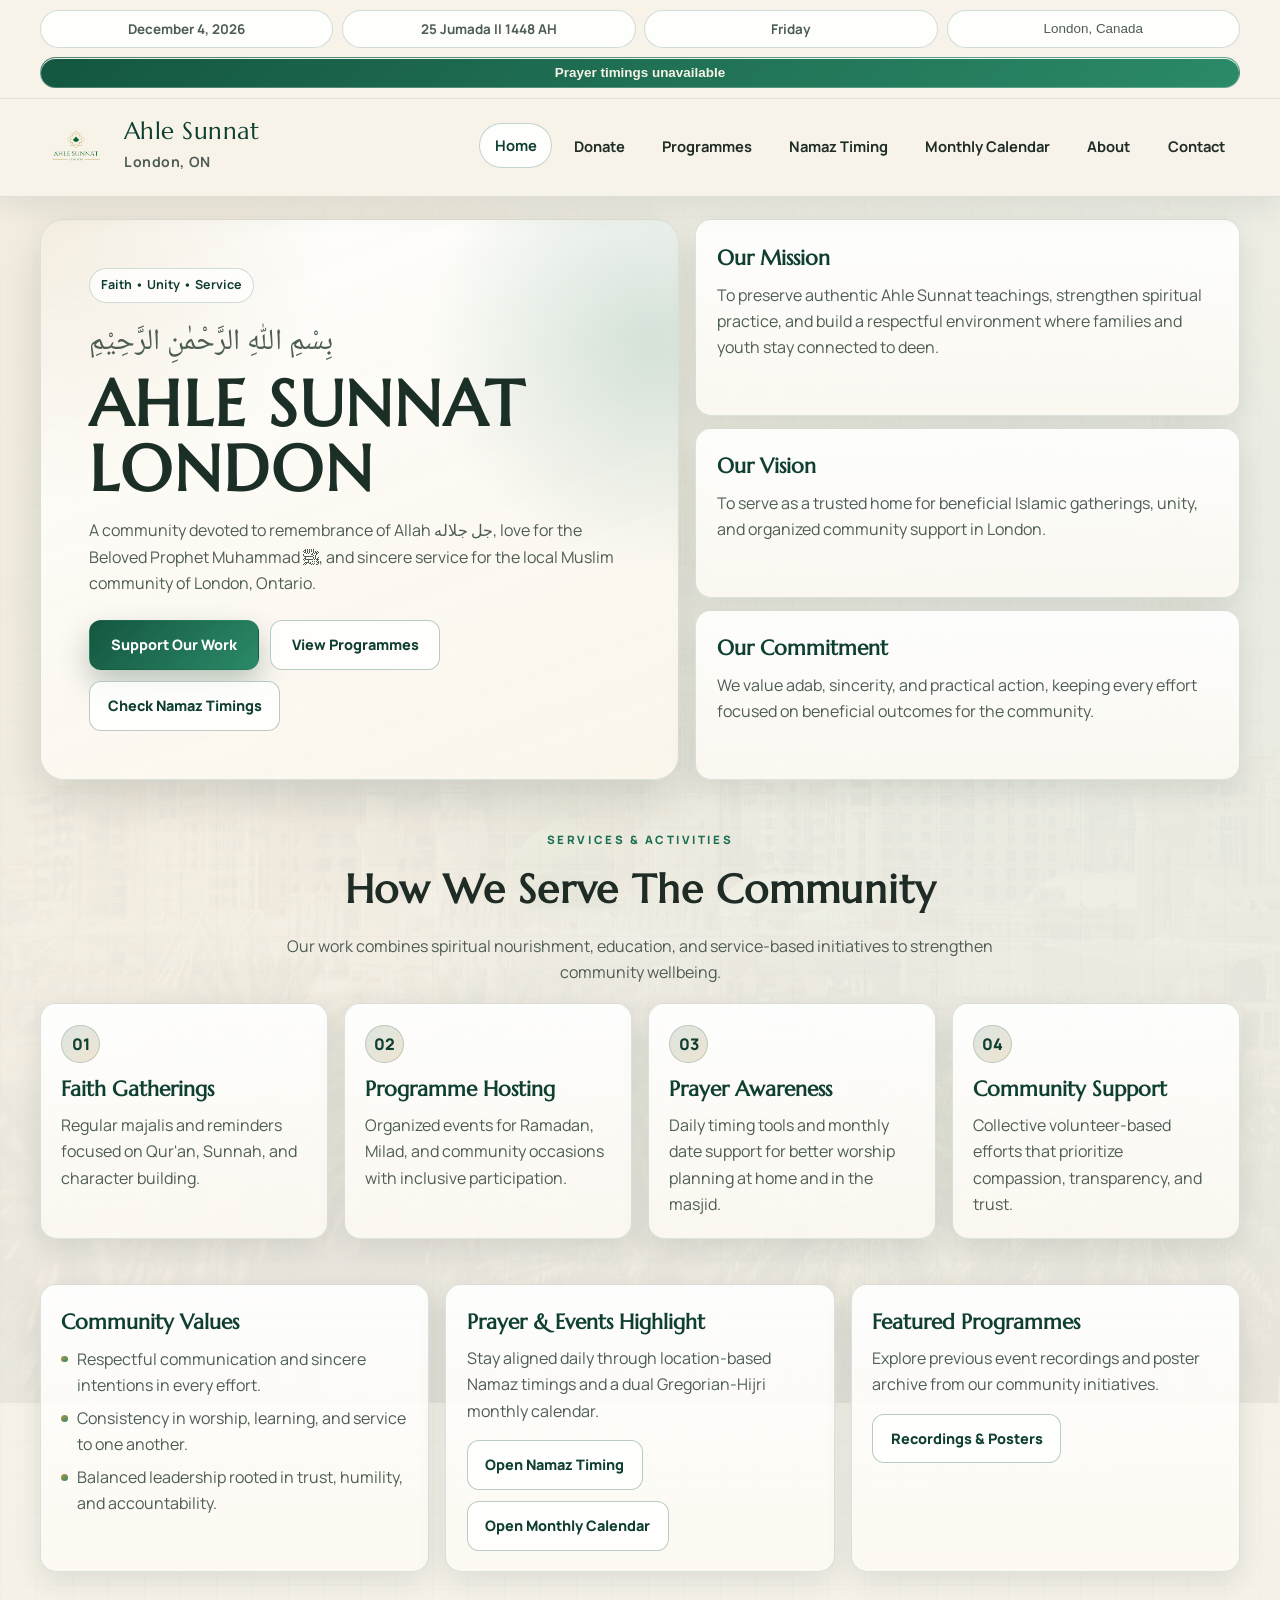
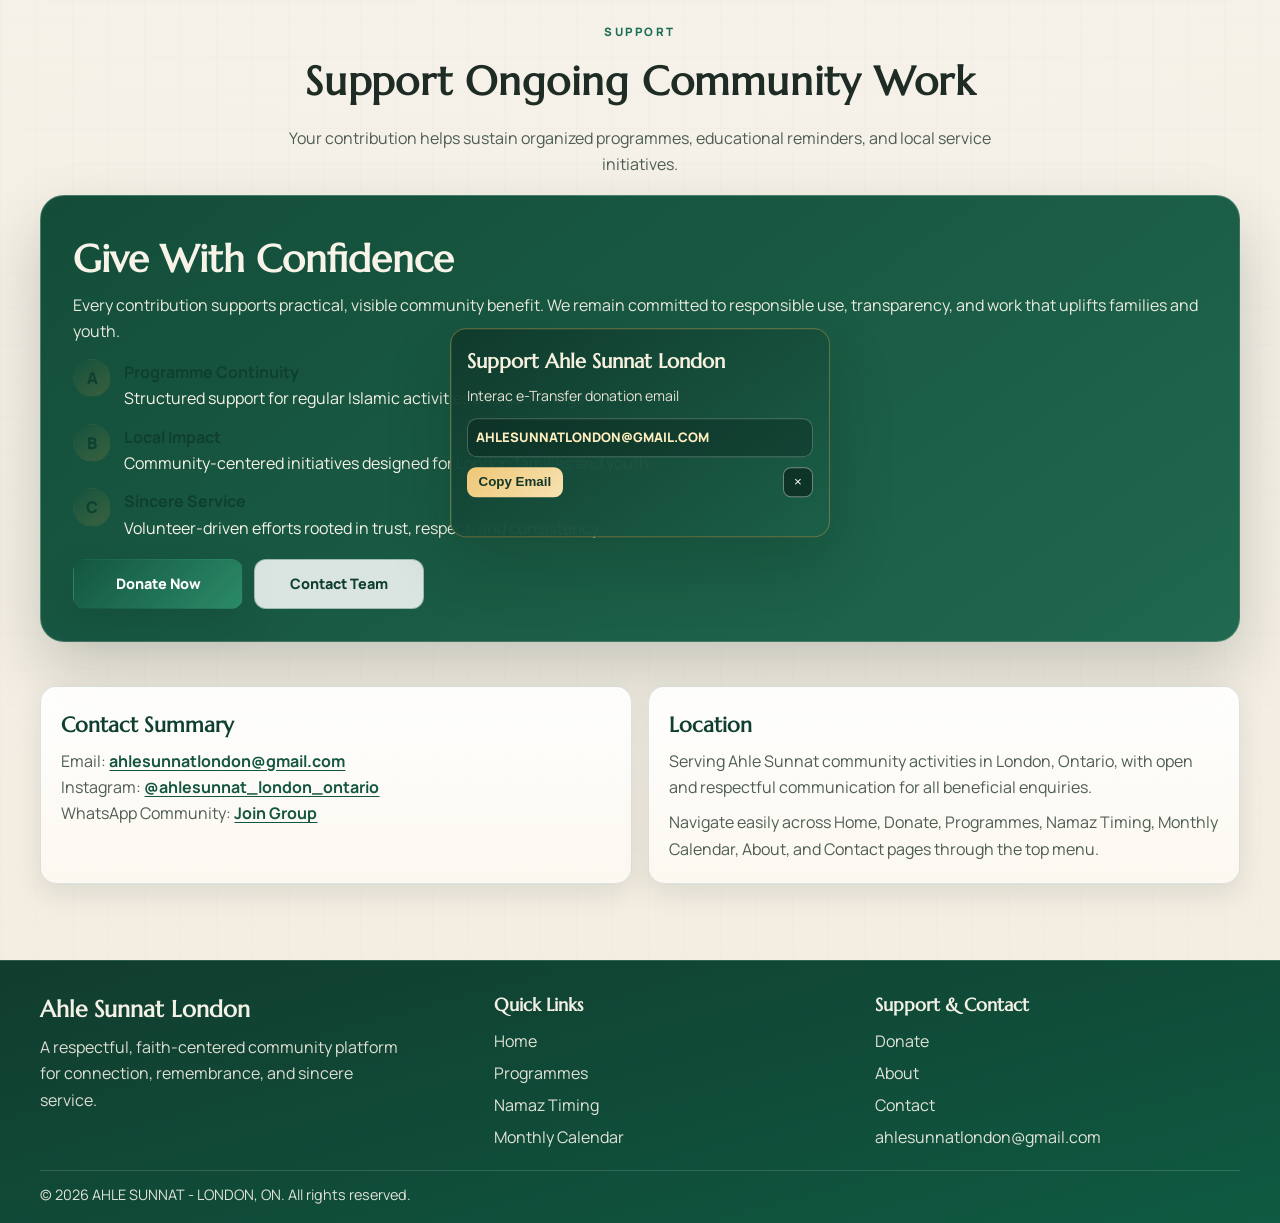
<file: index.html>
﻿<!DOCTYPE html>
<html lang="en">
<head>
  <meta charset="UTF-8" />
  <meta name="viewport" content="width=device-width, initial-scale=1.0" />
  <title>Ahle Sunnat London | Faith, Community, Service</title>
  <meta name="description" content="Official website of Ahle Sunnat London. Serving faith-centered community programmes, prayer support, education, and local outreach in London, Ontario." />
  <meta name="theme-color" content="#145640" />
  <meta property="og:type" content="website" />
  <meta property="og:title" content="Ahle Sunnat London | Faith, Community, Service" />
  <meta property="og:description" content="A trusted community organization in London, Ontario supporting Islamic programmes, remembrance, prayer awareness, and service." />
  <meta property="og:url" content="https://aeatesham.github.io/ahlesunnatlondon3/index.html" />
  <meta property="og:image" content="https://aeatesham.github.io/ahlesunnatlondon3/logo.png" />
  <meta name="twitter:card" content="summary_large_image" />
  <link rel="canonical" href="https://aeatesham.github.io/ahlesunnatlondon3/index.html" />
  <link rel="icon" href="logo.png" type="image/png" />
  <link rel="preconnect" href="https://fonts.googleapis.com" />
  <link rel="preconnect" href="https://fonts.gstatic.com" crossorigin />
  <link href="https://fonts.googleapis.com/css2?family=Manrope:wght@400;500;600;700;800&family=Marcellus&family=Noto+Naskh+Arabic:wght@500;700&display=swap" rel="stylesheet" />
  <link rel="stylesheet" href="styles.css?v=20260421-premium-1" />
</head>
<body class="page-home">
  <a class="skip-link" href="#main-content">Skip to main content</a>

  <header class="site-header">
    <div class="meta-strip">
      <div class="container">
        <div class="meta-pills" aria-label="Today and prayer status">
          <div class="meta-pill" id="englishDate">Loading date...</div>
          <div class="meta-pill" id="hijriDate">Loading Hijri...</div>
          <div class="meta-pill" id="dayName">Loading day...</div>
          <button class="meta-pill meta-pill--location" id="locationPill" type="button" aria-label="Change location">London, Canada</button>
          <button class="meta-pill meta-pill--countdown" id="prayerCountdown" type="button" aria-label="Open Namaz Timing page">Loading prayer countdown...</button>
        </div>
      </div>
    </div>

    <div class="nav-wrap">
      <div class="container nav-shell">
        <a class="brand" href="index.html" aria-label="Ahle Sunnat London home">
          <img src="logo.png" alt="Ahle Sunnat London logo" />
          <div>
            <span>Ahle Sunnat</span>
            <small>London, ON</small>
          </div>
        </a>

        <button class="nav-toggle" type="button" id="navToggle" aria-expanded="false" aria-controls="primaryNav" aria-label="Open menu">
          <span></span>
          <span></span>
          <span></span>
        </button>

        <nav class="site-nav" id="primaryNav" aria-label="Primary navigation">
          <a class="nav-link" href="index.html" aria-current="page">Home</a>
          <a class="nav-link" href="donate.html">Donate</a>
          <a class="nav-link" href="programmes.html">Programmes</a>
          <a class="nav-link" href="namaz-timings.html">Namaz Timing</a>
          <a class="nav-link" href="monthly-calendar.html">Monthly Calendar</a>
          <a class="nav-link" href="about.html">About</a>
          <a class="nav-link" href="contact.html">Contact</a>
        </nav>
      </div>
    </div>
  </header>

  <main id="main-content">
    <section class="section">
      <div class="container home-hero">
        <article class="home-intro reveal">
          <span class="pill">Faith • Unity • Service</span>
          <p class="arabic-line">بِسْمِ اللّٰهِ الرَّحْمٰنِ الرَّحِيْمِ</p>
          <h1>Ahle Sunnat London</h1>
          <p>
            A community devoted to remembrance of Allah جل جلاله, love for the Beloved Prophet Muhammad ﷺ,
            and sincere service for the local Muslim community of London, Ontario.
          </p>
          <div class="hero-actions">
            <a class="btn btn-primary" href="donate.html">Support Our Work</a>
            <a class="btn btn-secondary" href="programmes.html">View Programmes</a>
            <a class="btn btn-secondary" href="namaz-timings.html">Check Namaz Timings</a>
          </div>
        </article>

        <aside class="hero-aside">
          <article class="card reveal">
            <h3>Our Mission</h3>
            <p>
              To preserve authentic Ahle Sunnat teachings, strengthen spiritual practice,
              and build a respectful environment where families and youth stay connected to deen.
            </p>
          </article>
          <article class="card reveal">
            <h3>Our Vision</h3>
            <p>
              To serve as a trusted home for beneficial Islamic gatherings, unity, and organized community support in London.
            </p>
          </article>
          <article class="card reveal">
            <h3>Our Commitment</h3>
            <p>
              We value adab, sincerity, and practical action, keeping every effort focused on beneficial outcomes for the community.
            </p>
          </article>
        </aside>
      </div>
    </section>

    <section class="section">
      <div class="container">
        <header class="section-head reveal">
          <span class="kicker">Services & Activities</span>
          <h2>How We Serve The Community</h2>
          <p>
            Our work combines spiritual nourishment, education, and service-based initiatives to strengthen community wellbeing.
          </p>
        </header>

        <div class="grid-4">
          <article class="card reveal">
            <span class="icon-badge" aria-hidden="true">01</span>
            <h3>Faith Gatherings</h3>
            <p>Regular majalis and reminders focused on Qur'an, Sunnah, and character building.</p>
          </article>
          <article class="card reveal">
            <span class="icon-badge" aria-hidden="true">02</span>
            <h3>Programme Hosting</h3>
            <p>Organized events for Ramadan, Milad, and community occasions with inclusive participation.</p>
          </article>
          <article class="card reveal">
            <span class="icon-badge" aria-hidden="true">03</span>
            <h3>Prayer Awareness</h3>
            <p>Daily timing tools and monthly date support for better worship planning at home and in the masjid.</p>
          </article>
          <article class="card reveal">
            <span class="icon-badge" aria-hidden="true">04</span>
            <h3>Community Support</h3>
            <p>Collective volunteer-based efforts that prioritize compassion, transparency, and trust.</p>
          </article>
        </div>
      </div>
    </section>

    <section class="section">
      <div class="container grid-3">
        <article class="card reveal">
          <h3>Community Values</h3>
          <ul>
            <li>Respectful communication and sincere intentions in every effort.</li>
            <li>Consistency in worship, learning, and service to one another.</li>
            <li>Balanced leadership rooted in trust, humility, and accountability.</li>
          </ul>
        </article>

        <article class="card reveal">
          <h3>Prayer & Events Highlight</h3>
          <p>Stay aligned daily through location-based Namaz timings and a dual Gregorian-Hijri monthly calendar.</p>
          <div class="hero-actions" style="margin-top: 1rem;">
            <a class="btn btn-secondary" href="namaz-timings.html">Open Namaz Timing</a>
            <a class="btn btn-secondary" href="monthly-calendar.html">Open Monthly Calendar</a>
          </div>
        </article>

        <article class="card reveal">
          <h3>Featured Programmes</h3>
          <p>Explore previous event recordings and poster archive from our community initiatives.</p>
          <div class="hero-actions" style="margin-top: 1rem;">
            <a class="btn btn-secondary" href="programmes.html">Recordings & Posters</a>
          </div>
        </article>
      </div>
    </section>

    <section class="section">
      <div class="container">
        <header class="section-head reveal">
          <span class="kicker">Support</span>
          <h2>Support Ongoing Community Work</h2>
          <p>Your contribution helps sustain organized programmes, educational reminders, and local service initiatives.</p>
        </header>

        <article class="donate-panel reveal">
          <h2>Give With Confidence</h2>
          <p>
            Every contribution supports practical, visible community benefit. We remain committed to responsible use,
            transparency, and work that uplifts families and youth.
          </p>
          <div class="feature-list" style="margin-top: 0.9rem;">
            <div class="feature-row">
              <span class="icon-badge" aria-hidden="true">A</span>
              <div>
                <strong>Programme Continuity</strong>
                Structured support for regular Islamic activities and gatherings.
              </div>
            </div>
            <div class="feature-row">
              <span class="icon-badge" aria-hidden="true">B</span>
              <div>
                <strong>Local Impact</strong>
                Community-centered initiatives designed for London families and youth.
              </div>
            </div>
            <div class="feature-row">
              <span class="icon-badge" aria-hidden="true">C</span>
              <div>
                <strong>Sincere Service</strong>
                Volunteer-driven efforts rooted in trust, respect, and consistency.
              </div>
            </div>
          </div>
          <div class="hero-actions" style="margin-top: 1.1rem;">
            <a class="btn btn-primary" href="donate.html">Donate Now</a>
            <a class="btn btn-secondary" href="contact.html">Contact Team</a>
          </div>
        </article>
      </div>
    </section>

    <section class="section">
      <div class="container grid-2">
        <article class="card reveal">
          <h3>Contact Summary</h3>
          <p>Email: <a class="inline-link" href="mailto:ahlesunnatlondon@gmail.com">ahlesunnatlondon@gmail.com</a></p>
          <p>Instagram: <a class="inline-link" href="https://www.instagram.com/ahlesunnat_london_ontario" target="_blank" rel="noopener noreferrer">@ahlesunnat_london_ontario</a></p>
          <p>WhatsApp Community: <a class="inline-link" href="https://chat.whatsapp.com/BErkJDTTmDwJB1dWTyNuMR" target="_blank" rel="noopener noreferrer">Join Group</a></p>
        </article>

        <article class="card reveal">
          <h3>Location</h3>
          <p>
            Serving Ahle Sunnat community activities in London, Ontario, with open and respectful communication for all beneficial enquiries.
          </p>
          <p style="margin-top: 0.55rem;">
            Navigate easily across Home, Donate, Programmes, Namaz Timing, Monthly Calendar, About, and Contact pages through the top menu.
          </p>
        </article>
      </div>
    </section>
  </main>

  <footer class="site-footer">
    <div class="container footer-grid">
      <div class="footer-brand">
        <h2>Ahle Sunnat London</h2>
        <p>A respectful, faith-centered community platform for connection, remembrance, and sincere service.</p>
      </div>

      <div>
        <h3 class="footer-title">Quick Links</h3>
        <ul class="footer-links">
          <li><a href="index.html">Home</a></li>
          <li><a href="programmes.html">Programmes</a></li>
          <li><a href="namaz-timings.html">Namaz Timing</a></li>
          <li><a href="monthly-calendar.html">Monthly Calendar</a></li>
        </ul>
      </div>

      <div>
        <h3 class="footer-title">Support & Contact</h3>
        <ul class="footer-links">
          <li><a href="donate.html">Donate</a></li>
          <li><a href="about.html">About</a></li>
          <li><a href="contact.html">Contact</a></li>
          <li><a href="mailto:ahlesunnatlondon@gmail.com">ahlesunnatlondon@gmail.com</a></li>
        </ul>
      </div>
    </div>

    <div class="container footer-bottom">
      © <span class="js-year"></span> AHLE SUNNAT - LONDON, ON. All rights reserved.
    </div>
  </footer>

  <button class="back-to-top" id="backToTop" type="button" aria-label="Back to top">↑</button>

  <script src="app.js?v=20260421-premium-1" defer></script>
</body>
</html>
</file>
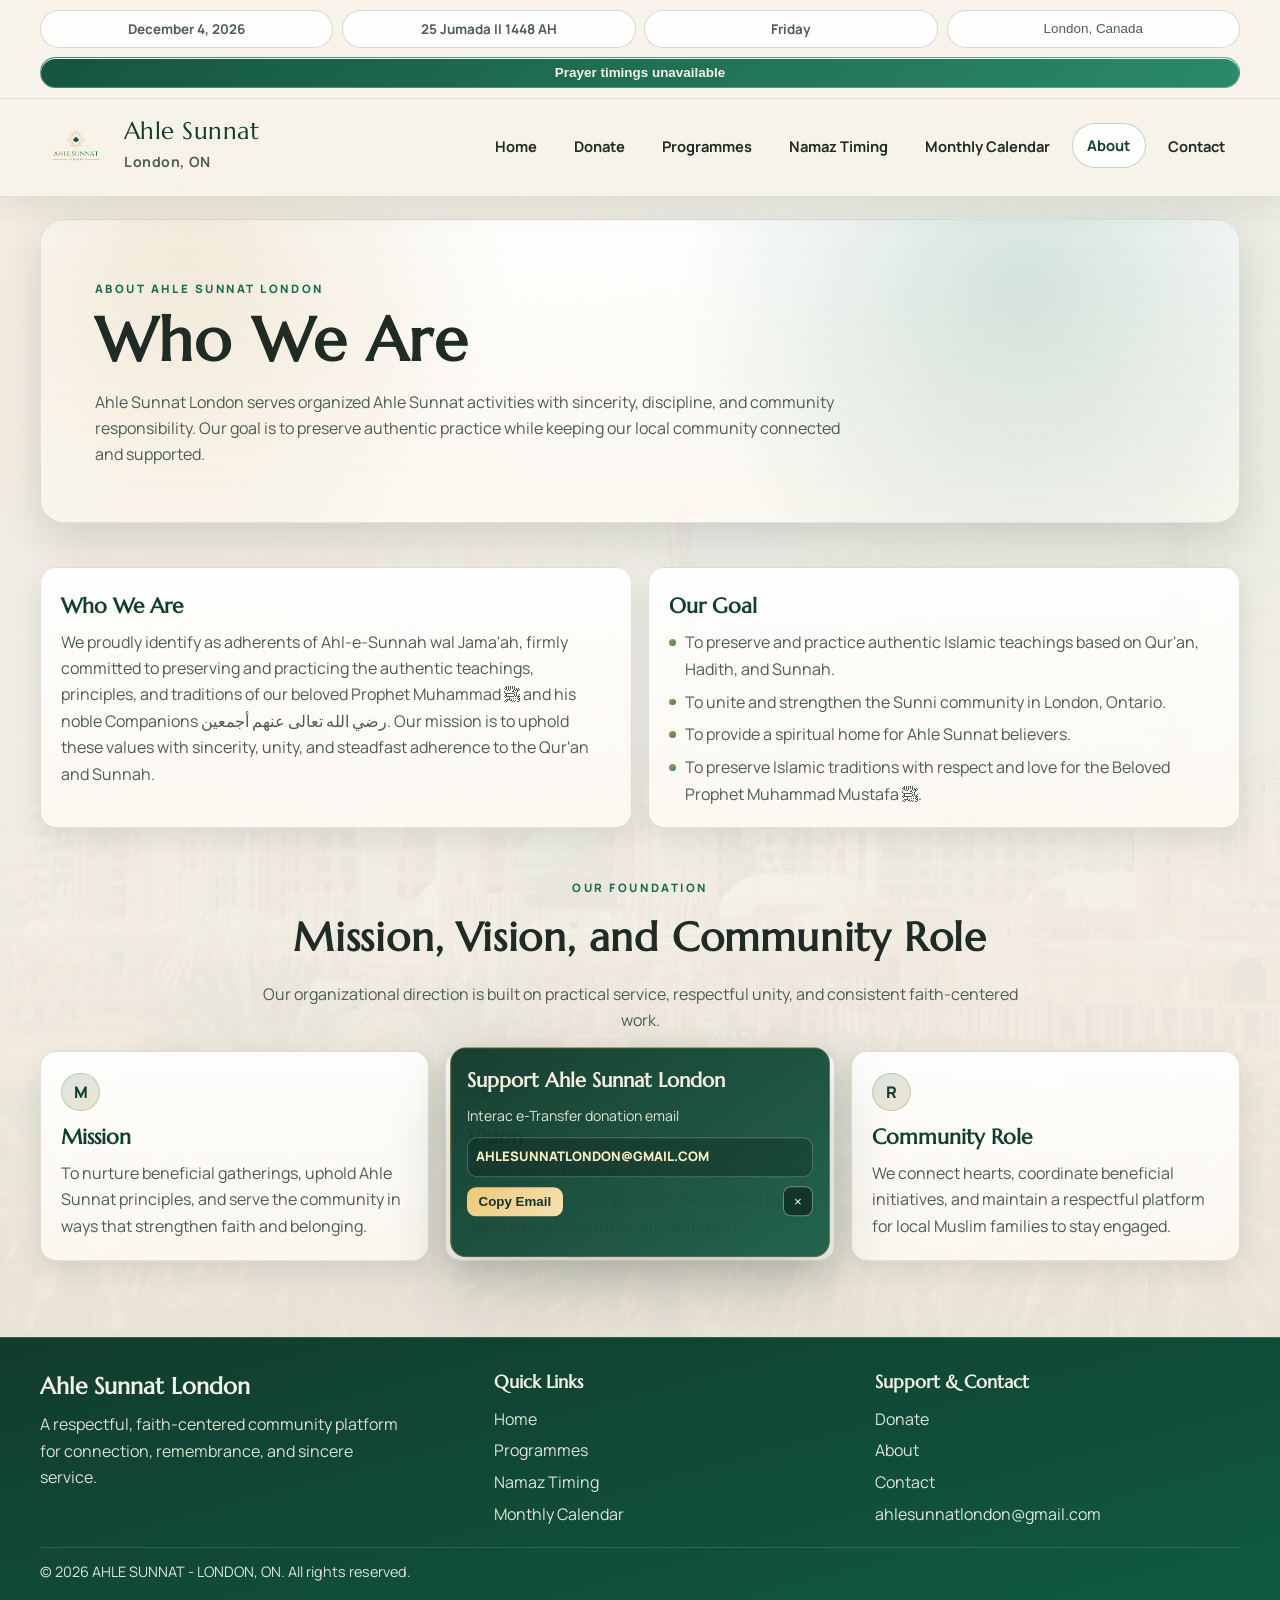
<file: about.html>
﻿<!DOCTYPE html>
<html lang="en">
<head>
  <meta charset="UTF-8" />
  <meta name="viewport" content="width=device-width, initial-scale=1.0" />
  <title>About | Ahle Sunnat London</title>
  <meta name="description" content="Learn about Ahle Sunnat London, our identity, mission, vision, and role in serving Ahle Sunnat community activities." />
  <meta name="theme-color" content="#145640" />
  <meta property="og:type" content="website" />
  <meta property="og:title" content="About | Ahle Sunnat London" />
  <meta property="og:description" content="Who we are, our goal, and how Ahle Sunnat London serves faith-centered community programmes." />
  <meta property="og:url" content="https://aeatesham.github.io/ahlesunnatlondon3/about.html" />
  <meta property="og:image" content="https://aeatesham.github.io/ahlesunnatlondon3/logo.png" />
  <meta name="twitter:card" content="summary_large_image" />
  <link rel="canonical" href="https://aeatesham.github.io/ahlesunnatlondon3/about.html" />
  <link rel="icon" href="logo.png" type="image/png" />
  <link rel="preconnect" href="https://fonts.googleapis.com" />
  <link rel="preconnect" href="https://fonts.gstatic.com" crossorigin />
  <link href="https://fonts.googleapis.com/css2?family=Manrope:wght@400;500;600;700;800&family=Marcellus&family=Noto+Naskh+Arabic:wght@500;700&display=swap" rel="stylesheet" />
  <link rel="stylesheet" href="styles.css?v=20260421-premium-1" />
</head>
<body class="page-about">
  <a class="skip-link" href="#main-content">Skip to main content</a>

  <header class="site-header">
    <div class="meta-strip">
      <div class="container">
        <div class="meta-pills" aria-label="Today and prayer status">
          <div class="meta-pill" id="englishDate">Loading date...</div>
          <div class="meta-pill" id="hijriDate">Loading Hijri...</div>
          <div class="meta-pill" id="dayName">Loading day...</div>
          <button class="meta-pill meta-pill--location" id="locationPill" type="button" aria-label="Change location">London, Canada</button>
          <button class="meta-pill meta-pill--countdown" id="prayerCountdown" type="button" aria-label="Open Namaz Timing page">Loading prayer countdown...</button>
        </div>
      </div>
    </div>

    <div class="nav-wrap">
      <div class="container nav-shell">
        <a class="brand" href="index.html" aria-label="Ahle Sunnat London home">
          <img src="logo.png" alt="Ahle Sunnat London logo" />
          <div>
            <span>Ahle Sunnat</span>
            <small>London, ON</small>
          </div>
        </a>

        <button class="nav-toggle" type="button" id="navToggle" aria-expanded="false" aria-controls="primaryNav" aria-label="Open menu">
          <span></span>
          <span></span>
          <span></span>
        </button>

        <nav class="site-nav" id="primaryNav" aria-label="Primary navigation">
          <a class="nav-link" href="index.html">Home</a>
          <a class="nav-link" href="donate.html">Donate</a>
          <a class="nav-link" href="programmes.html">Programmes</a>
          <a class="nav-link" href="namaz-timings.html">Namaz Timing</a>
          <a class="nav-link" href="monthly-calendar.html">Monthly Calendar</a>
          <a class="nav-link" href="about.html" aria-current="page">About</a>
          <a class="nav-link" href="contact.html">Contact</a>
        </nav>
      </div>
    </div>
  </header>

  <main id="main-content">
    <section class="section">
      <div class="container">
        <article class="page-hero reveal">
          <span class="kicker">About Ahle Sunnat London</span>
          <h1>Who We Are</h1>
          <p>
            Ahle Sunnat London serves organized Ahle Sunnat activities with sincerity, discipline, and community responsibility.
            Our goal is to preserve authentic practice while keeping our local community connected and supported.
          </p>
        </article>
      </div>
    </section>

    <section class="section">
      <div class="container grid-2">
        <article class="card reveal">
          <h3>Who We Are</h3>
          <p>
            We proudly identify as adherents of Ahl-e-Sunnah wal Jama'ah, firmly committed to preserving and practicing
            the authentic teachings, principles, and traditions of our beloved Prophet Muhammad ﷺ and his noble Companions
            رضي الله تعالى عنهم أجمعين. Our mission is to uphold these values with sincerity, unity, and steadfast adherence
            to the Qur'an and Sunnah.
          </p>
        </article>

        <article class="card reveal">
          <h3>Our Goal</h3>
          <ul>
            <li>To preserve and practice authentic Islamic teachings based on Qur'an, Hadith, and Sunnah.</li>
            <li>To unite and strengthen the Sunni community in London, Ontario.</li>
            <li>To provide a spiritual home for Ahle Sunnat believers.</li>
            <li>To preserve Islamic traditions with respect and love for the Beloved Prophet Muhammad Mustafa ﷺ.</li>
          </ul>
        </article>
      </div>
    </section>

    <section class="section">
      <div class="container">
        <header class="section-head reveal">
          <span class="kicker">Our Foundation</span>
          <h2>Mission, Vision, and Community Role</h2>
          <p>Our organizational direction is built on practical service, respectful unity, and consistent faith-centered work.</p>
        </header>

        <div class="grid-3">
          <article class="card reveal">
            <span class="icon-badge" aria-hidden="true">M</span>
            <h3>Mission</h3>
            <p>
              To nurture beneficial gatherings, uphold Ahle Sunnat principles, and serve the community in ways that strengthen faith and belonging.
            </p>
          </article>

          <article class="card reveal">
            <span class="icon-badge" aria-hidden="true">V</span>
            <h3>Vision</h3>
            <p>
              To become a trusted center for organized Ahle Sunnat community programmes marked by adab, sincerity, and beneficial impact.
            </p>
          </article>

          <article class="card reveal">
            <span class="icon-badge" aria-hidden="true">R</span>
            <h3>Community Role</h3>
            <p>
              We connect hearts, coordinate beneficial initiatives, and maintain a respectful platform for local Muslim families to stay engaged.
            </p>
          </article>
        </div>
      </div>
    </section>
  </main>

  <footer class="site-footer">
    <div class="container footer-grid">
      <div class="footer-brand">
        <h2>Ahle Sunnat London</h2>
        <p>A respectful, faith-centered community platform for connection, remembrance, and sincere service.</p>
      </div>

      <div>
        <h3 class="footer-title">Quick Links</h3>
        <ul class="footer-links">
          <li><a href="index.html">Home</a></li>
          <li><a href="programmes.html">Programmes</a></li>
          <li><a href="namaz-timings.html">Namaz Timing</a></li>
          <li><a href="monthly-calendar.html">Monthly Calendar</a></li>
        </ul>
      </div>

      <div>
        <h3 class="footer-title">Support & Contact</h3>
        <ul class="footer-links">
          <li><a href="donate.html">Donate</a></li>
          <li><a href="about.html">About</a></li>
          <li><a href="contact.html">Contact</a></li>
          <li><a href="mailto:ahlesunnatlondon@gmail.com">ahlesunnatlondon@gmail.com</a></li>
        </ul>
      </div>
    </div>

    <div class="container footer-bottom">
      © <span class="js-year"></span> AHLE SUNNAT - LONDON, ON. All rights reserved.
    </div>
  </footer>

  <button class="back-to-top" id="backToTop" type="button" aria-label="Back to top">↑</button>

  <script src="app.js?v=20260421-premium-1" defer></script>
</body>
</html>
</file>
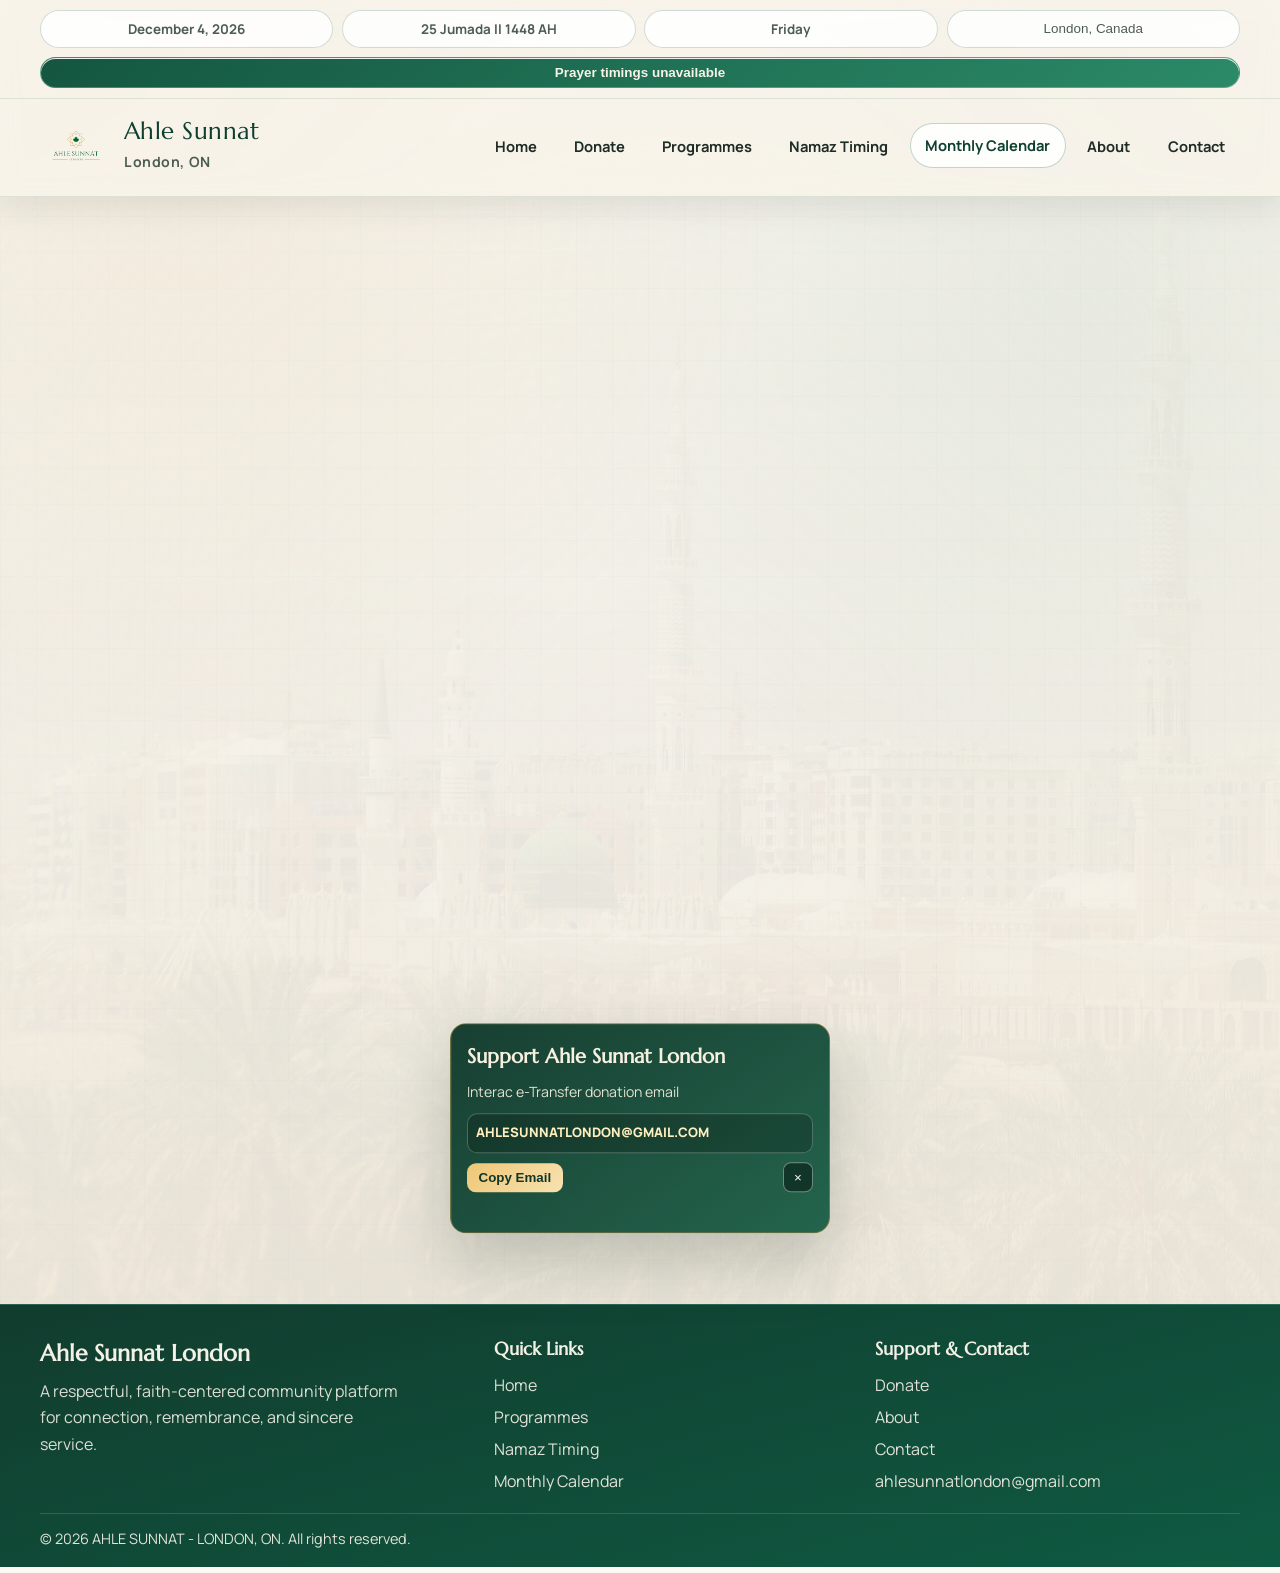
<file: calendar.html>
﻿<!DOCTYPE html>
<html lang="en">
<head>
  <meta charset="UTF-8" />
  <meta http-equiv="refresh" content="0; url=monthly-calendar.html" />
  <meta name="viewport" content="width=device-width, initial-scale=1.0" />
  <title>Monthly Calendar | Ahle Sunnat London</title>
  <link rel="canonical" href="https://aeatesham.github.io/ahlesunnatlondon3/monthly-calendar.html" />
</head>
<body>
  <p>Redirecting to <a href="monthly-calendar.html">Monthly Calendar</a>...</p>
</body>
</html>
</file>
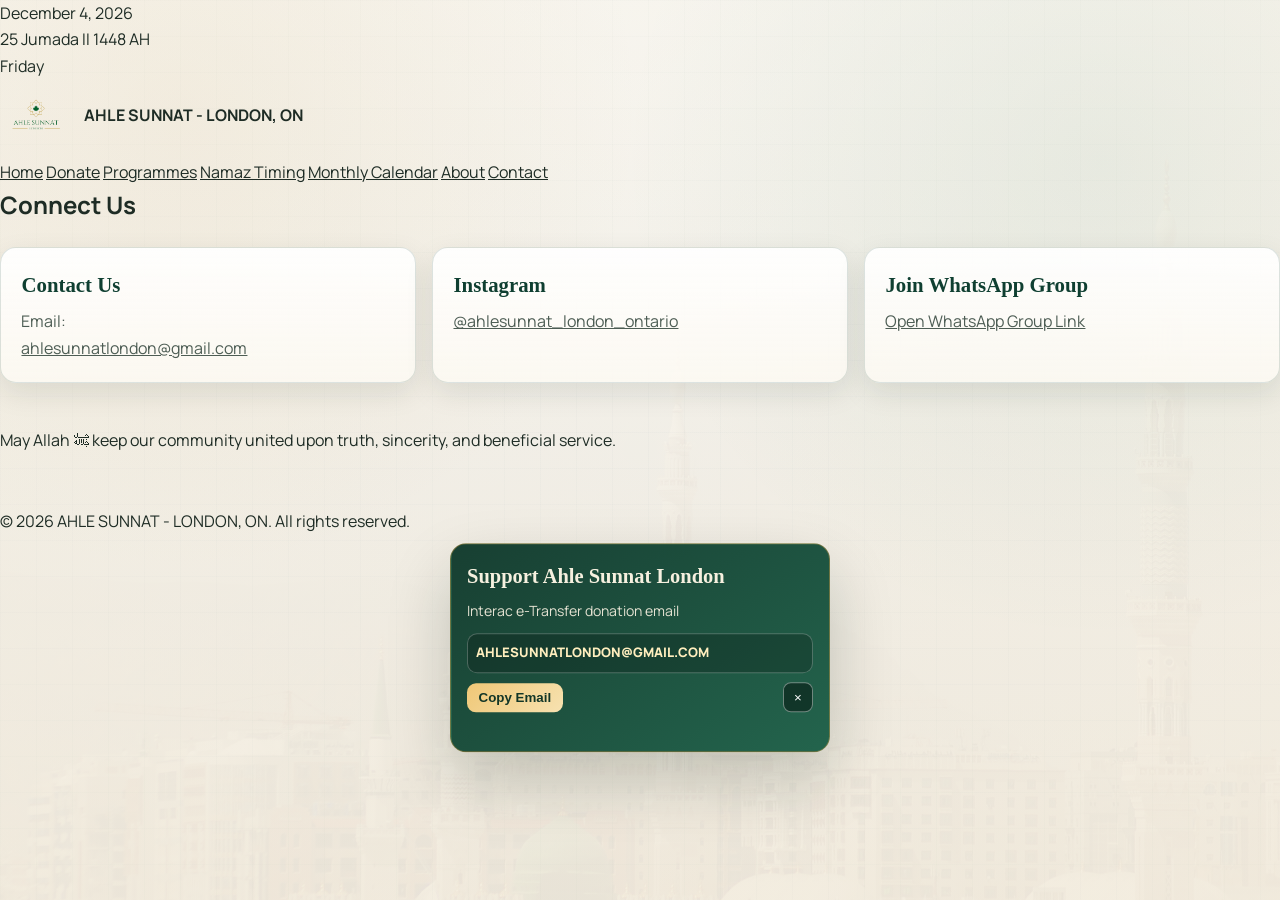
<file: contact.html>
<!DOCTYPE html>
<html lang="en">
<head>
  <meta charset="UTF-8" />
  <meta name="viewport" content="width=device-width, initial-scale=1.0" />
  <title>Contact | AHLE SUNNAT - LONDON, ON</title>
  <meta name="description" content="Connect with Ahle Sunnat London, ON." />
  <link rel="preconnect" href="https://fonts.googleapis.com" />
  <link rel="preconnect" href="https://fonts.gstatic.com" crossorigin />
  <link href="https://fonts.googleapis.com/css2?family=Cormorant+Garamond:wght@500;600;700&family=Manrope:wght@400;500;600;700&display=swap" rel="stylesheet" />
  <link rel="stylesheet" href="styles.css?v=20260421h" />
</head>
<body class="page-contact">
  <div class="page-shell">
    <header class="topbar">
      <div class="topbar-inner">
        <div class="date-wrap">
          <div class="date-pill" id="englishDate">Loading...</div>
          <div class="date-pill" id="hijriDate">Loading...</div>
          <div class="date-pill" id="dayName">Loading...</div>
        </div>
      </div>

      <nav class="nav">
        <a class="brand" href="index.html">
          <img src="logo.png" alt="Ahle Sunnat London Logo" />
          <div>
            <strong>AHLE SUNNAT - LONDON, ON</strong>
          </div>
        </a>

        <button class="nav-toggle" type="button" aria-label="Open menu" aria-expanded="false">
          <span class="bar"></span>
          <span class="bar"></span>
          <span class="bar"></span>
        </button>

        <div class="nav-links">
          <a href="index.html">Home</a>
          <a href="donate.html">Donate</a>
          <a href="programmes.html">Programmes</a>
          <a href="namaz-timings.html">Namaz Timing</a>
          <a href="calendar.html">Monthly Calendar</a>
          <a href="about.html">About</a>
          <a href="contact.html" aria-current="page">Contact</a>
        </div>
      </nav>
    </header>

    <main>
      <section class="hero reveal">
        <h1>Connect Us</h1>
      </section>

      <section class="section">
        <div class="grid-3">
          <article class="card reveal">
            <h3>Contact Us</h3>
            <p>
              Email:<br />
              <a href="mailto:ahlesunnatlondon@gmail.com">ahlesunnatlondon@gmail.com</a>
            </p>
          </article>

          <article class="card reveal">
            <h3>Instagram</h3>
            <p>
              <a href="https://www.instagram.com/ahlesunnat_london_ontario" target="_blank" rel="noopener noreferrer">@ahlesunnat_london_ontario</a>
            </p>
          </article>

          <article class="card reveal">
            <h3>Join WhatsApp Group</h3>
            <p>
              <a href="https://chat.whatsapp.com/BErkJDTTmDwJB1dWTyNuMR" target="_blank" rel="noopener noreferrer">Open WhatsApp Group Link</a>
            </p>
          </article>
        </div>
      </section>

      <section class="section">
        <div class="info-banner reveal">
          May Allah ﷻ keep our community united upon truth, sincerity, and beneficial service.
        </div>
      </section>
    </main>

    <footer class="footer reveal">
      <p>© <span class="js-year"></span> AHLE SUNNAT - LONDON, ON. All rights reserved.</p>
    </footer>
  </div>

  <script src="app.js?v=20260421h"></script>
</body>
</html>
</file>
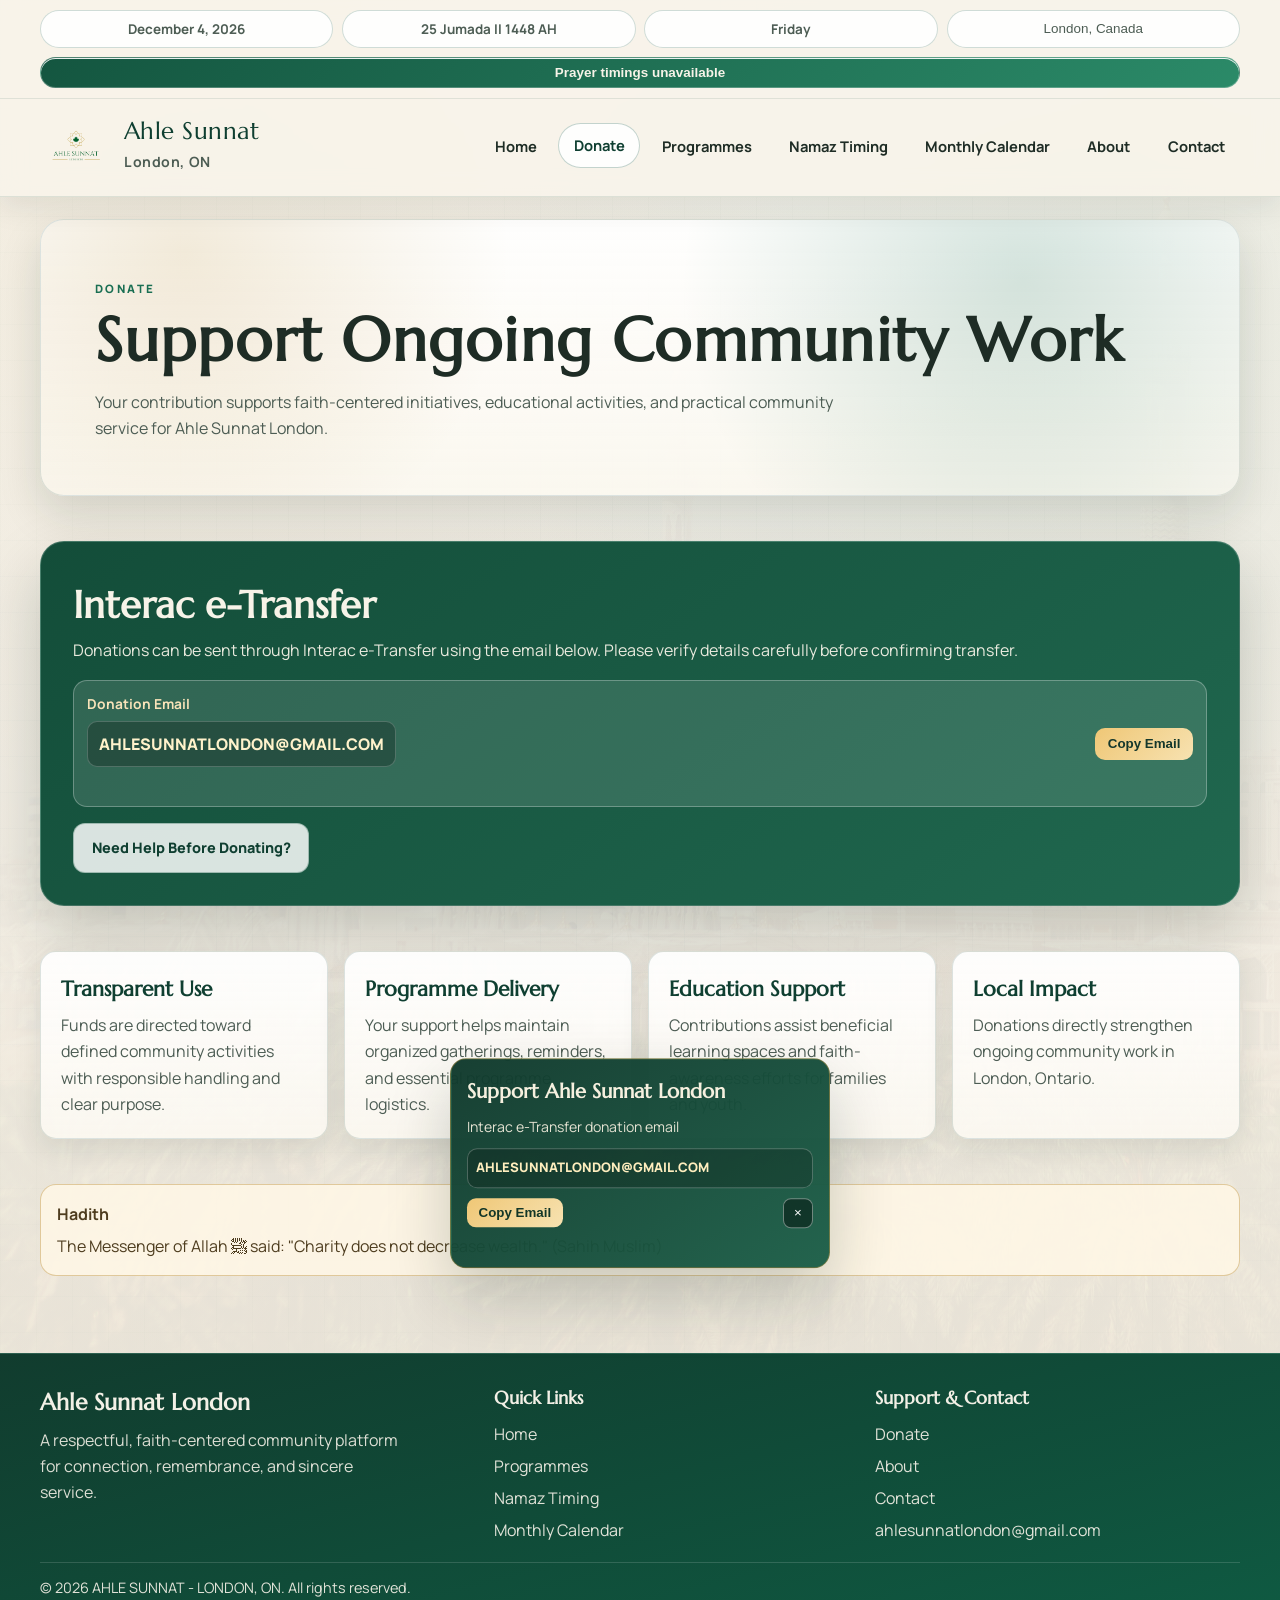
<file: donate.html>
﻿<!DOCTYPE html>
<html lang="en">
<head>
  <meta charset="UTF-8" />
  <meta name="viewport" content="width=device-width, initial-scale=1.0" />
  <title>Donate | Ahle Sunnat London</title>
  <meta name="description" content="Support Ahle Sunnat London through secure Interac e-Transfer donations for programmes, education, and local community service." />
  <meta name="theme-color" content="#145640" />
  <meta property="og:type" content="website" />
  <meta property="og:title" content="Donate | Ahle Sunnat London" />
  <meta property="og:description" content="Support ongoing Ahle Sunnat community work in London, Ontario through trusted donation channels." />
  <meta property="og:url" content="https://aeatesham.github.io/ahlesunnatlondon3/donate.html" />
  <meta property="og:image" content="https://aeatesham.github.io/ahlesunnatlondon3/logo.png" />
  <meta name="twitter:card" content="summary_large_image" />
  <link rel="canonical" href="https://aeatesham.github.io/ahlesunnatlondon3/donate.html" />
  <link rel="icon" href="logo.png" type="image/png" />
  <link rel="preconnect" href="https://fonts.googleapis.com" />
  <link rel="preconnect" href="https://fonts.gstatic.com" crossorigin />
  <link href="https://fonts.googleapis.com/css2?family=Manrope:wght@400;500;600;700;800&family=Marcellus&family=Noto+Naskh+Arabic:wght@500;700&display=swap" rel="stylesheet" />
  <link rel="stylesheet" href="styles.css?v=20260421-premium-1" />
</head>
<body class="page-donate">
  <a class="skip-link" href="#main-content">Skip to main content</a>

  <header class="site-header">
    <div class="meta-strip">
      <div class="container">
        <div class="meta-pills" aria-label="Today and prayer status">
          <div class="meta-pill" id="englishDate">Loading date...</div>
          <div class="meta-pill" id="hijriDate">Loading Hijri...</div>
          <div class="meta-pill" id="dayName">Loading day...</div>
          <button class="meta-pill meta-pill--location" id="locationPill" type="button" aria-label="Change location">London, Canada</button>
          <button class="meta-pill meta-pill--countdown" id="prayerCountdown" type="button" aria-label="Open Namaz Timing page">Loading prayer countdown...</button>
        </div>
      </div>
    </div>

    <div class="nav-wrap">
      <div class="container nav-shell">
        <a class="brand" href="index.html" aria-label="Ahle Sunnat London home">
          <img src="logo.png" alt="Ahle Sunnat London logo" />
          <div>
            <span>Ahle Sunnat</span>
            <small>London, ON</small>
          </div>
        </a>

        <button class="nav-toggle" type="button" id="navToggle" aria-expanded="false" aria-controls="primaryNav" aria-label="Open menu">
          <span></span>
          <span></span>
          <span></span>
        </button>

        <nav class="site-nav" id="primaryNav" aria-label="Primary navigation">
          <a class="nav-link" href="index.html">Home</a>
          <a class="nav-link" href="donate.html" aria-current="page">Donate</a>
          <a class="nav-link" href="programmes.html">Programmes</a>
          <a class="nav-link" href="namaz-timings.html">Namaz Timing</a>
          <a class="nav-link" href="monthly-calendar.html">Monthly Calendar</a>
          <a class="nav-link" href="about.html">About</a>
          <a class="nav-link" href="contact.html">Contact</a>
        </nav>
      </div>
    </div>
  </header>

  <main id="main-content">
    <section class="section">
      <div class="container">
        <article class="page-hero reveal">
          <span class="kicker">Donate</span>
          <h1>Support Ongoing Community Work</h1>
          <p>
            Your contribution supports faith-centered initiatives, educational activities, and practical community service for Ahle Sunnat London.
          </p>
        </article>
      </div>
    </section>

    <section class="section">
      <div class="container">
        <article class="donate-panel reveal">
          <h2>Interac e-Transfer</h2>
          <p>
            Donations can be sent through Interac e-Transfer using the email below. Please verify details carefully before confirming transfer.
          </p>

          <div class="donate-email-card">
            <label class="control-label" for="donateEmailText" style="color: #f8e3b9;">Donation Email</label>
            <div class="donate-email-row">
              <code class="donate-email" id="donateEmailText">AHLESUNNATLONDON@GMAIL.COM</code>
              <button class="copy-btn" id="copyDonateEmail" type="button">Copy Email</button>
            </div>
            <div class="copy-feedback" id="copyDonateFeedback" aria-live="polite"></div>
          </div>

          <div class="hero-actions" style="margin-top: 1rem;">
            <a class="btn btn-secondary" href="contact.html">Need Help Before Donating?</a>
          </div>
        </article>
      </div>
    </section>

    <section class="section">
      <div class="container grid-4">
        <article class="card reveal">
          <h3>Transparent Use</h3>
          <p>Funds are directed toward defined community activities with responsible handling and clear purpose.</p>
        </article>
        <article class="card reveal">
          <h3>Programme Delivery</h3>
          <p>Your support helps maintain organized gatherings, reminders, and essential programme logistics.</p>
        </article>
        <article class="card reveal">
          <h3>Education Support</h3>
          <p>Contributions assist beneficial learning spaces and faith-awareness efforts for families and youth.</p>
        </article>
        <article class="card reveal">
          <h3>Local Impact</h3>
          <p>Donations directly strengthen ongoing community work in London, Ontario.</p>
        </article>
      </div>
    </section>

    <section class="section">
      <div class="container">
        <article class="quote-box reveal">
          <strong>Hadith</strong>
          <p style="margin-top: 0.35rem;">
            The Messenger of Allah ﷺ said: "Charity does not decrease wealth." (Sahih Muslim)
          </p>
        </article>
      </div>
    </section>
  </main>

  <footer class="site-footer">
    <div class="container footer-grid">
      <div class="footer-brand">
        <h2>Ahle Sunnat London</h2>
        <p>A respectful, faith-centered community platform for connection, remembrance, and sincere service.</p>
      </div>

      <div>
        <h3 class="footer-title">Quick Links</h3>
        <ul class="footer-links">
          <li><a href="index.html">Home</a></li>
          <li><a href="programmes.html">Programmes</a></li>
          <li><a href="namaz-timings.html">Namaz Timing</a></li>
          <li><a href="monthly-calendar.html">Monthly Calendar</a></li>
        </ul>
      </div>

      <div>
        <h3 class="footer-title">Support & Contact</h3>
        <ul class="footer-links">
          <li><a href="donate.html">Donate</a></li>
          <li><a href="about.html">About</a></li>
          <li><a href="contact.html">Contact</a></li>
          <li><a href="mailto:ahlesunnatlondon@gmail.com">ahlesunnatlondon@gmail.com</a></li>
        </ul>
      </div>
    </div>

    <div class="container footer-bottom">
      © <span class="js-year"></span> AHLE SUNNAT - LONDON, ON. All rights reserved.
    </div>
  </footer>

  <button class="back-to-top" id="backToTop" type="button" aria-label="Back to top">↑</button>

  <script src="app.js?v=20260421-premium-1" defer></script>
</body>
</html>
</file>
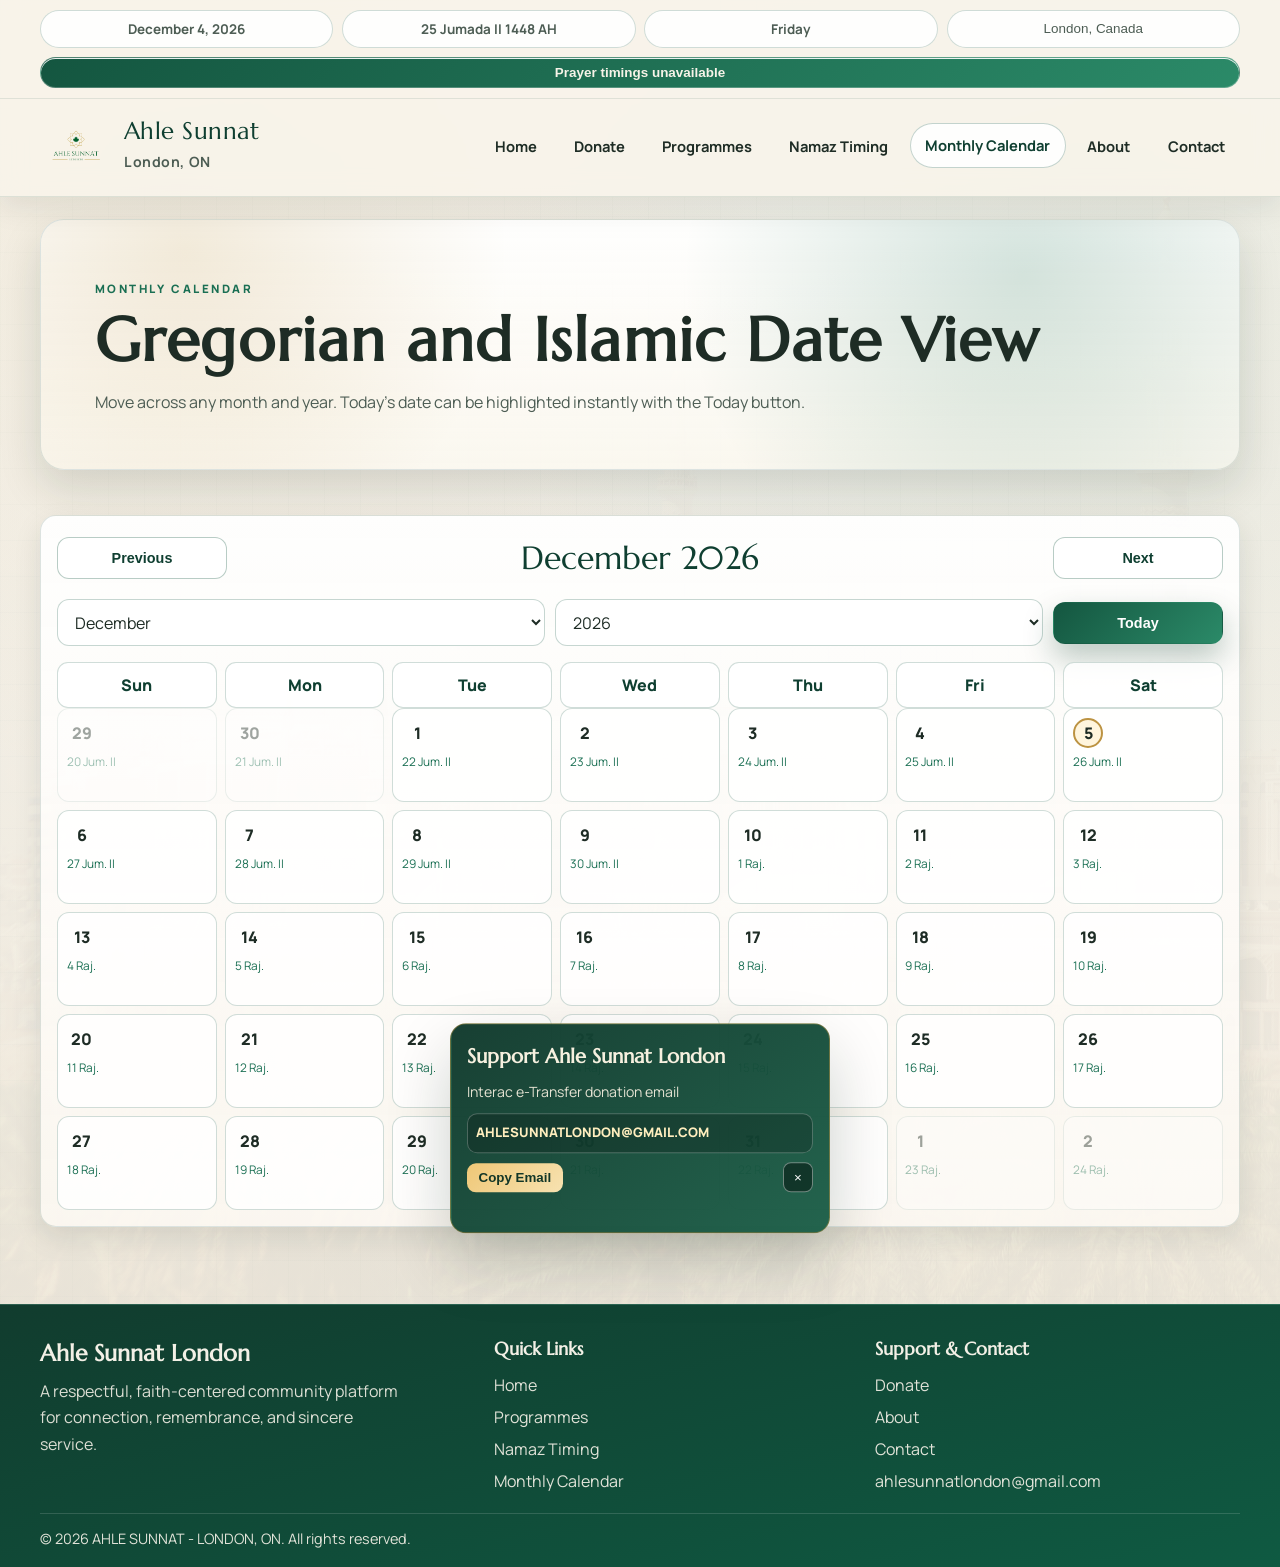
<file: monthly-calendar.html>
﻿<!DOCTYPE html>
<html lang="en">
<head>
  <meta charset="UTF-8" />
  <meta name="viewport" content="width=device-width, initial-scale=1.0" />
  <title>Monthly Calendar | Ahle Sunnat London</title>
  <meta name="description" content="Monthly calendar with Gregorian and Islamic dates. Move across months and years with a responsive dual-date view." />
  <meta name="theme-color" content="#145640" />
  <meta property="og:type" content="website" />
  <meta property="og:title" content="Monthly Calendar | Ahle Sunnat London" />
  <meta property="og:description" content="Browse Gregorian and Hijri dates by month and year in a clean responsive calendar." />
  <meta property="og:url" content="https://aeatesham.github.io/ahlesunnatlondon3/monthly-calendar.html" />
  <meta property="og:image" content="https://aeatesham.github.io/ahlesunnatlondon3/logo.png" />
  <meta name="twitter:card" content="summary_large_image" />
  <link rel="canonical" href="https://aeatesham.github.io/ahlesunnatlondon3/monthly-calendar.html" />
  <link rel="icon" href="logo.png" type="image/png" />
  <link rel="preconnect" href="https://fonts.googleapis.com" />
  <link rel="preconnect" href="https://fonts.gstatic.com" crossorigin />
  <link href="https://fonts.googleapis.com/css2?family=Manrope:wght@400;500;600;700;800&family=Marcellus&family=Noto+Naskh+Arabic:wght@500;700&display=swap" rel="stylesheet" />
  <link rel="stylesheet" href="styles.css?v=20260421-premium-1" />
</head>
<body class="page-calendar">
  <a class="skip-link" href="#main-content">Skip to main content</a>

  <header class="site-header">
    <div class="meta-strip">
      <div class="container">
        <div class="meta-pills" aria-label="Today and prayer status">
          <div class="meta-pill" id="englishDate">Loading date...</div>
          <div class="meta-pill" id="hijriDate">Loading Hijri...</div>
          <div class="meta-pill" id="dayName">Loading day...</div>
          <button class="meta-pill meta-pill--location" id="locationPill" type="button" aria-label="Change location">London, Canada</button>
          <button class="meta-pill meta-pill--countdown" id="prayerCountdown" type="button" aria-label="Open Namaz Timing page">Loading prayer countdown...</button>
        </div>
      </div>
    </div>

    <div class="nav-wrap">
      <div class="container nav-shell">
        <a class="brand" href="index.html" aria-label="Ahle Sunnat London home">
          <img src="logo.png" alt="Ahle Sunnat London logo" />
          <div>
            <span>Ahle Sunnat</span>
            <small>London, ON</small>
          </div>
        </a>

        <button class="nav-toggle" type="button" id="navToggle" aria-expanded="false" aria-controls="primaryNav" aria-label="Open menu">
          <span></span>
          <span></span>
          <span></span>
        </button>

        <nav class="site-nav" id="primaryNav" aria-label="Primary navigation">
          <a class="nav-link" href="index.html">Home</a>
          <a class="nav-link" href="donate.html">Donate</a>
          <a class="nav-link" href="programmes.html">Programmes</a>
          <a class="nav-link" href="namaz-timings.html">Namaz Timing</a>
          <a class="nav-link" href="monthly-calendar.html" aria-current="page">Monthly Calendar</a>
          <a class="nav-link" href="about.html">About</a>
          <a class="nav-link" href="contact.html">Contact</a>
        </nav>
      </div>
    </div>
  </header>

  <main id="main-content">
    <section class="section">
      <div class="container">
        <article class="page-hero reveal">
          <span class="kicker">Monthly Calendar</span>
          <h1>Gregorian and Islamic Date View</h1>
          <p>Move across any month and year. Today's date can be highlighted instantly with the Today button.</p>
        </article>
      </div>
    </section>

    <section class="section">
      <div class="container">
        <article class="calendar-card reveal">
          <div class="calendar-controls">
            <button class="btn btn-secondary" id="prevMonth" type="button">Previous</button>
            <div class="calendar-caption" id="calendarCaption">Loading...</div>
            <button class="btn btn-secondary" id="nextMonth" type="button">Next</button>
          </div>

          <div class="calendar-controls" style="grid-template-columns: 1fr 1fr auto; margin-bottom: 1rem;">
            <select class="select" id="monthSelect" aria-label="Select month"></select>
            <select class="select" id="yearSelect" aria-label="Select year"></select>
            <button class="btn btn-primary" id="goToday" type="button">Today</button>
          </div>

          <div class="calendar-week" aria-hidden="true">
            <div>Sun</div>
            <div>Mon</div>
            <div>Tue</div>
            <div>Wed</div>
            <div>Thu</div>
            <div>Fri</div>
            <div>Sat</div>
          </div>

          <div class="calendar-grid" id="calendarGrid" aria-live="polite"></div>
        </article>
      </div>
    </section>
  </main>

  <footer class="site-footer">
    <div class="container footer-grid">
      <div class="footer-brand">
        <h2>Ahle Sunnat London</h2>
        <p>A respectful, faith-centered community platform for connection, remembrance, and sincere service.</p>
      </div>

      <div>
        <h3 class="footer-title">Quick Links</h3>
        <ul class="footer-links">
          <li><a href="index.html">Home</a></li>
          <li><a href="programmes.html">Programmes</a></li>
          <li><a href="namaz-timings.html">Namaz Timing</a></li>
          <li><a href="monthly-calendar.html">Monthly Calendar</a></li>
        </ul>
      </div>

      <div>
        <h3 class="footer-title">Support & Contact</h3>
        <ul class="footer-links">
          <li><a href="donate.html">Donate</a></li>
          <li><a href="about.html">About</a></li>
          <li><a href="contact.html">Contact</a></li>
          <li><a href="mailto:ahlesunnatlondon@gmail.com">ahlesunnatlondon@gmail.com</a></li>
        </ul>
      </div>
    </div>

    <div class="container footer-bottom">
      © <span class="js-year"></span> AHLE SUNNAT - LONDON, ON. All rights reserved.
    </div>
  </footer>

  <button class="back-to-top" id="backToTop" type="button" aria-label="Back to top">↑</button>

  <script src="app.js?v=20260421-premium-1" defer></script>
  <script src="calendar.js?v=20260421-premium-1" defer></script>
</body>
</html>
</file>
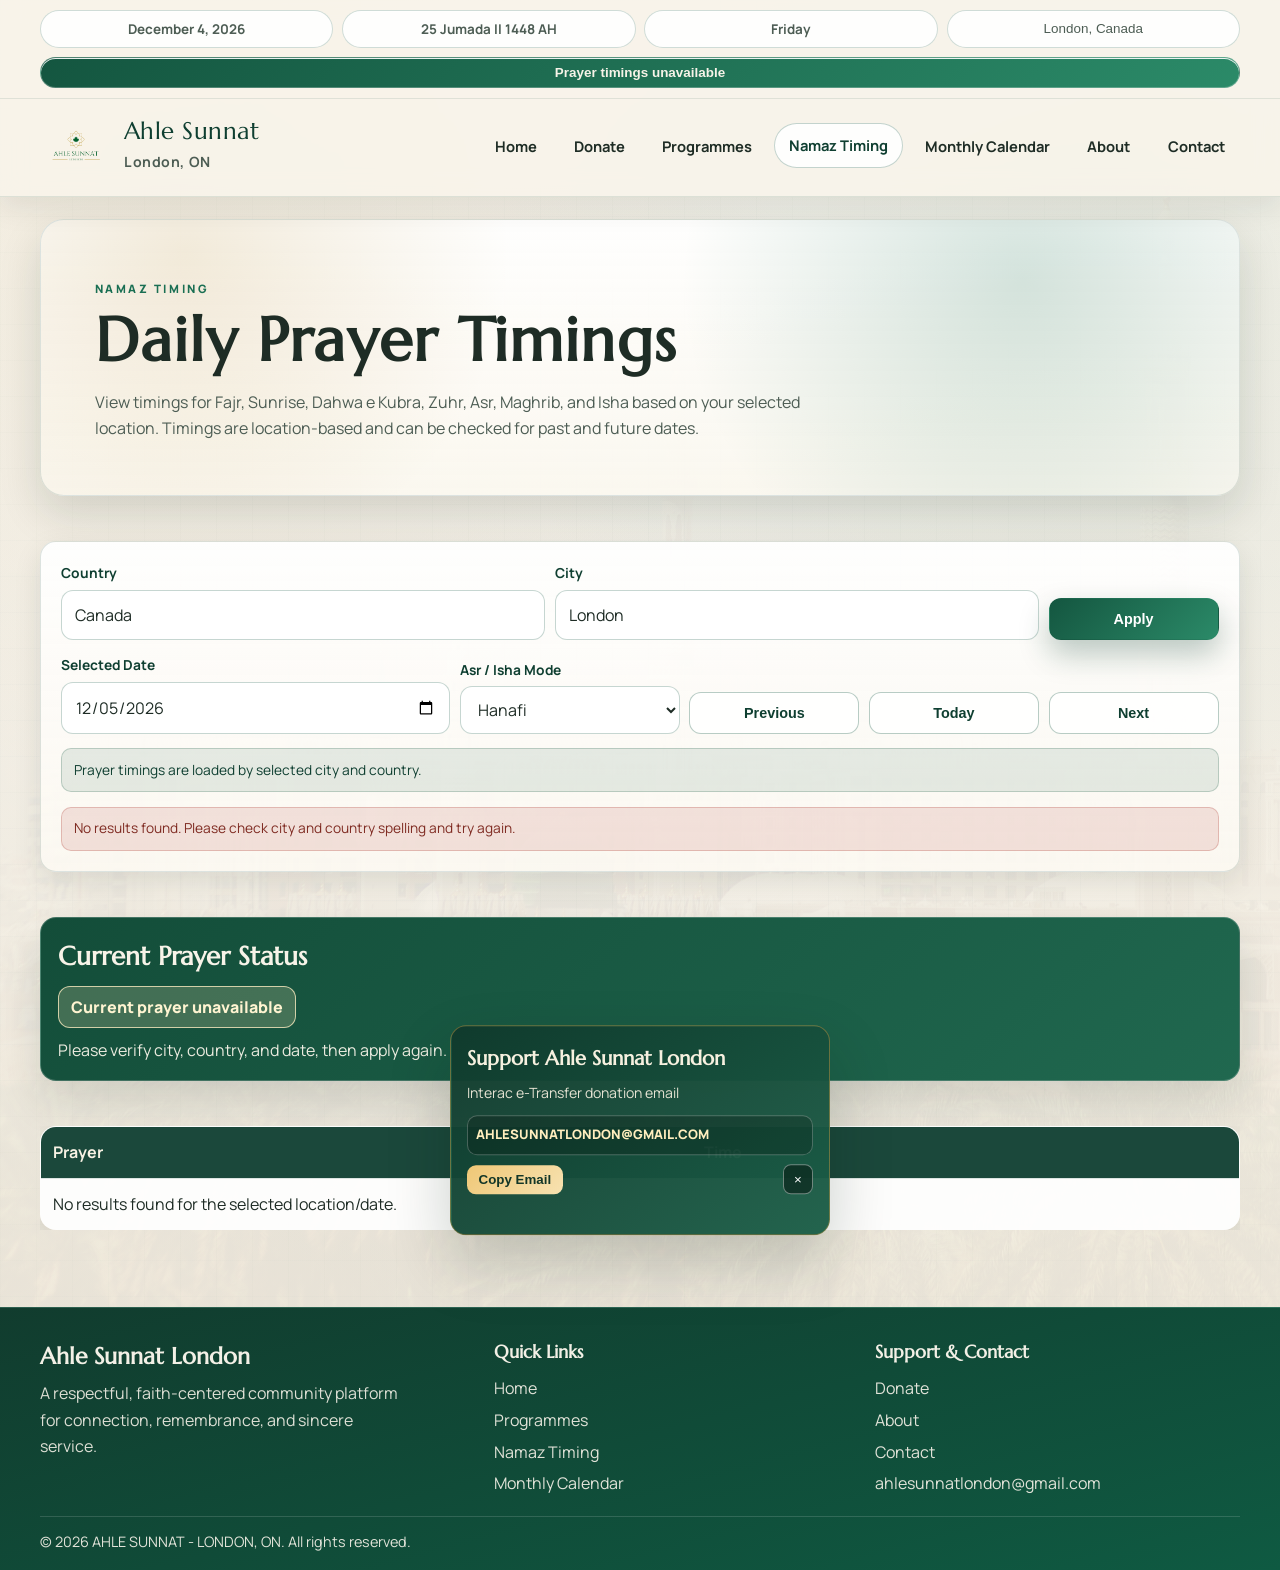
<file: namaz-timings.html>
﻿<!DOCTYPE html>
<html lang="en">
<head>
  <meta charset="UTF-8" />
  <meta name="viewport" content="width=device-width, initial-scale=1.0" />
  <title>Namaz Timing | Ahle Sunnat London</title>
  <meta name="description" content="View daily Namaz timings by city and country with date controls, Hanafi/Shafi options, and current prayer highlight." />
  <meta name="theme-color" content="#145640" />
  <meta property="og:type" content="website" />
  <meta property="og:title" content="Namaz Timing | Ahle Sunnat London" />
  <meta property="og:description" content="Daily prayer timings with location and date selection, including current running prayer status." />
  <meta property="og:url" content="https://aeatesham.github.io/ahlesunnatlondon3/namaz-timings.html" />
  <meta property="og:image" content="https://aeatesham.github.io/ahlesunnatlondon3/logo.png" />
  <meta name="twitter:card" content="summary_large_image" />
  <link rel="canonical" href="https://aeatesham.github.io/ahlesunnatlondon3/namaz-timings.html" />
  <link rel="icon" href="logo.png" type="image/png" />
  <link rel="preconnect" href="https://fonts.googleapis.com" />
  <link rel="preconnect" href="https://fonts.gstatic.com" crossorigin />
  <link href="https://fonts.googleapis.com/css2?family=Manrope:wght@400;500;600;700;800&family=Marcellus&family=Noto+Naskh+Arabic:wght@500;700&display=swap" rel="stylesheet" />
  <link rel="stylesheet" href="styles.css?v=20260421-premium-1" />
</head>
<body class="page-namaz">
  <a class="skip-link" href="#main-content">Skip to main content</a>

  <header class="site-header">
    <div class="meta-strip">
      <div class="container">
        <div class="meta-pills" aria-label="Today and prayer status">
          <div class="meta-pill" id="englishDate">Loading date...</div>
          <div class="meta-pill" id="hijriDate">Loading Hijri...</div>
          <div class="meta-pill" id="dayName">Loading day...</div>
          <button class="meta-pill meta-pill--location" id="locationPill" type="button" aria-label="Change location">London, Canada</button>
          <button class="meta-pill meta-pill--countdown" id="prayerCountdown" type="button" aria-label="Open Namaz Timing page">Loading prayer countdown...</button>
        </div>
      </div>
    </div>

    <div class="nav-wrap">
      <div class="container nav-shell">
        <a class="brand" href="index.html" aria-label="Ahle Sunnat London home">
          <img src="logo.png" alt="Ahle Sunnat London logo" />
          <div>
            <span>Ahle Sunnat</span>
            <small>London, ON</small>
          </div>
        </a>

        <button class="nav-toggle" type="button" id="navToggle" aria-expanded="false" aria-controls="primaryNav" aria-label="Open menu">
          <span></span>
          <span></span>
          <span></span>
        </button>

        <nav class="site-nav" id="primaryNav" aria-label="Primary navigation">
          <a class="nav-link" href="index.html">Home</a>
          <a class="nav-link" href="donate.html">Donate</a>
          <a class="nav-link" href="programmes.html">Programmes</a>
          <a class="nav-link" href="namaz-timings.html" aria-current="page">Namaz Timing</a>
          <a class="nav-link" href="monthly-calendar.html">Monthly Calendar</a>
          <a class="nav-link" href="about.html">About</a>
          <a class="nav-link" href="contact.html">Contact</a>
        </nav>
      </div>
    </div>
  </header>

  <main id="main-content">
    <section class="section">
      <div class="container">
        <article class="page-hero reveal">
          <span class="kicker">Namaz Timing</span>
          <h1>Daily Prayer Timings</h1>
          <p>
            View timings for Fajr, Sunrise, Dahwa e Kubra, Zuhr, Asr, Maghrib, and Isha based on your selected location.
            Timings are location-based and can be checked for past and future dates.
          </p>
        </article>
      </div>
    </section>

    <section class="section">
      <div class="container">
        <article class="card namaz-controls reveal">
          <div class="controls-row">
            <div>
              <label class="control-label" for="countryInput">Country</label>
              <input class="input" id="countryInput" type="text" placeholder="Canada" autocomplete="off" />
            </div>
            <div>
              <label class="control-label" for="cityInput">City</label>
              <input class="input" id="cityInput" type="text" placeholder="London" autocomplete="off" />
            </div>
            <div>
              <label class="control-label sr-only" for="applyLocation">Apply location</label>
              <button class="btn btn-primary" id="applyLocation" type="button">Apply</button>
            </div>
          </div>

          <div class="controls-row" style="grid-template-columns: 1fr 220px auto auto auto;">
            <div>
              <label class="control-label" for="prayerDate">Selected Date</label>
              <input class="input" id="prayerDate" type="date" />
            </div>
            <div>
              <label class="control-label" for="madhabSelect">Asr / Isha Mode</label>
              <select class="select" id="madhabSelect">
                <option value="hanafi">Hanafi</option>
                <option value="shafi">Shafi</option>
              </select>
            </div>
            <div>
              <label class="control-label sr-only" for="prevDate">Previous day</label>
              <button class="btn btn-secondary" id="prevDate" type="button">Previous</button>
            </div>
            <div>
              <label class="control-label sr-only" for="todayDate">Today</label>
              <button class="btn btn-secondary" id="todayDate" type="button">Today</button>
            </div>
            <div>
              <label class="control-label sr-only" for="nextDate">Next day</label>
              <button class="btn btn-secondary" id="nextDate" type="button">Next</button>
            </div>
          </div>

          <p class="state-message info show" id="timingsInfo">Prayer timings are loaded by selected city and country.</p>
          <p class="state-message" id="timingsState" role="status" aria-live="polite"></p>
        </article>
      </div>
    </section>

    <section class="section" id="current-prayer-section">
      <div class="container">
        <article class="live-card reveal" id="liveCard">
          <h3 id="liveHeading">Current Prayer Status</h3>
          <div class="current-prayer-box" id="currentPrayerBox">Loading current prayer...</div>
          <p class="live-meta" id="liveMeta">Loading today's location-based timings...</p>
        </article>
      </div>
    </section>

    <section class="section">
      <div class="container prayer-table-wrap reveal">
        <table class="prayer-table" aria-label="Prayer timings table">
          <thead>
            <tr>
              <th scope="col">Prayer</th>
              <th scope="col">Time</th>
            </tr>
          </thead>
          <tbody id="prayerTableBody">
            <tr>
              <td colspan="2">Loading timings...</td>
            </tr>
          </tbody>
        </table>
      </div>
    </section>
  </main>

  <footer class="site-footer">
    <div class="container footer-grid">
      <div class="footer-brand">
        <h2>Ahle Sunnat London</h2>
        <p>A respectful, faith-centered community platform for connection, remembrance, and sincere service.</p>
      </div>

      <div>
        <h3 class="footer-title">Quick Links</h3>
        <ul class="footer-links">
          <li><a href="index.html">Home</a></li>
          <li><a href="programmes.html">Programmes</a></li>
          <li><a href="namaz-timings.html">Namaz Timing</a></li>
          <li><a href="monthly-calendar.html">Monthly Calendar</a></li>
        </ul>
      </div>

      <div>
        <h3 class="footer-title">Support & Contact</h3>
        <ul class="footer-links">
          <li><a href="donate.html">Donate</a></li>
          <li><a href="about.html">About</a></li>
          <li><a href="contact.html">Contact</a></li>
          <li><a href="mailto:ahlesunnatlondon@gmail.com">ahlesunnatlondon@gmail.com</a></li>
        </ul>
      </div>
    </div>

    <div class="container footer-bottom">
      © <span class="js-year"></span> AHLE SUNNAT - LONDON, ON. All rights reserved.
    </div>
  </footer>

  <button class="back-to-top" id="backToTop" type="button" aria-label="Back to top">↑</button>

  <script src="app.js?v=20260421-premium-1" defer></script>
  <script src="namaz.js?v=20260421-premium-1" defer></script>
</body>
</html>
</file>
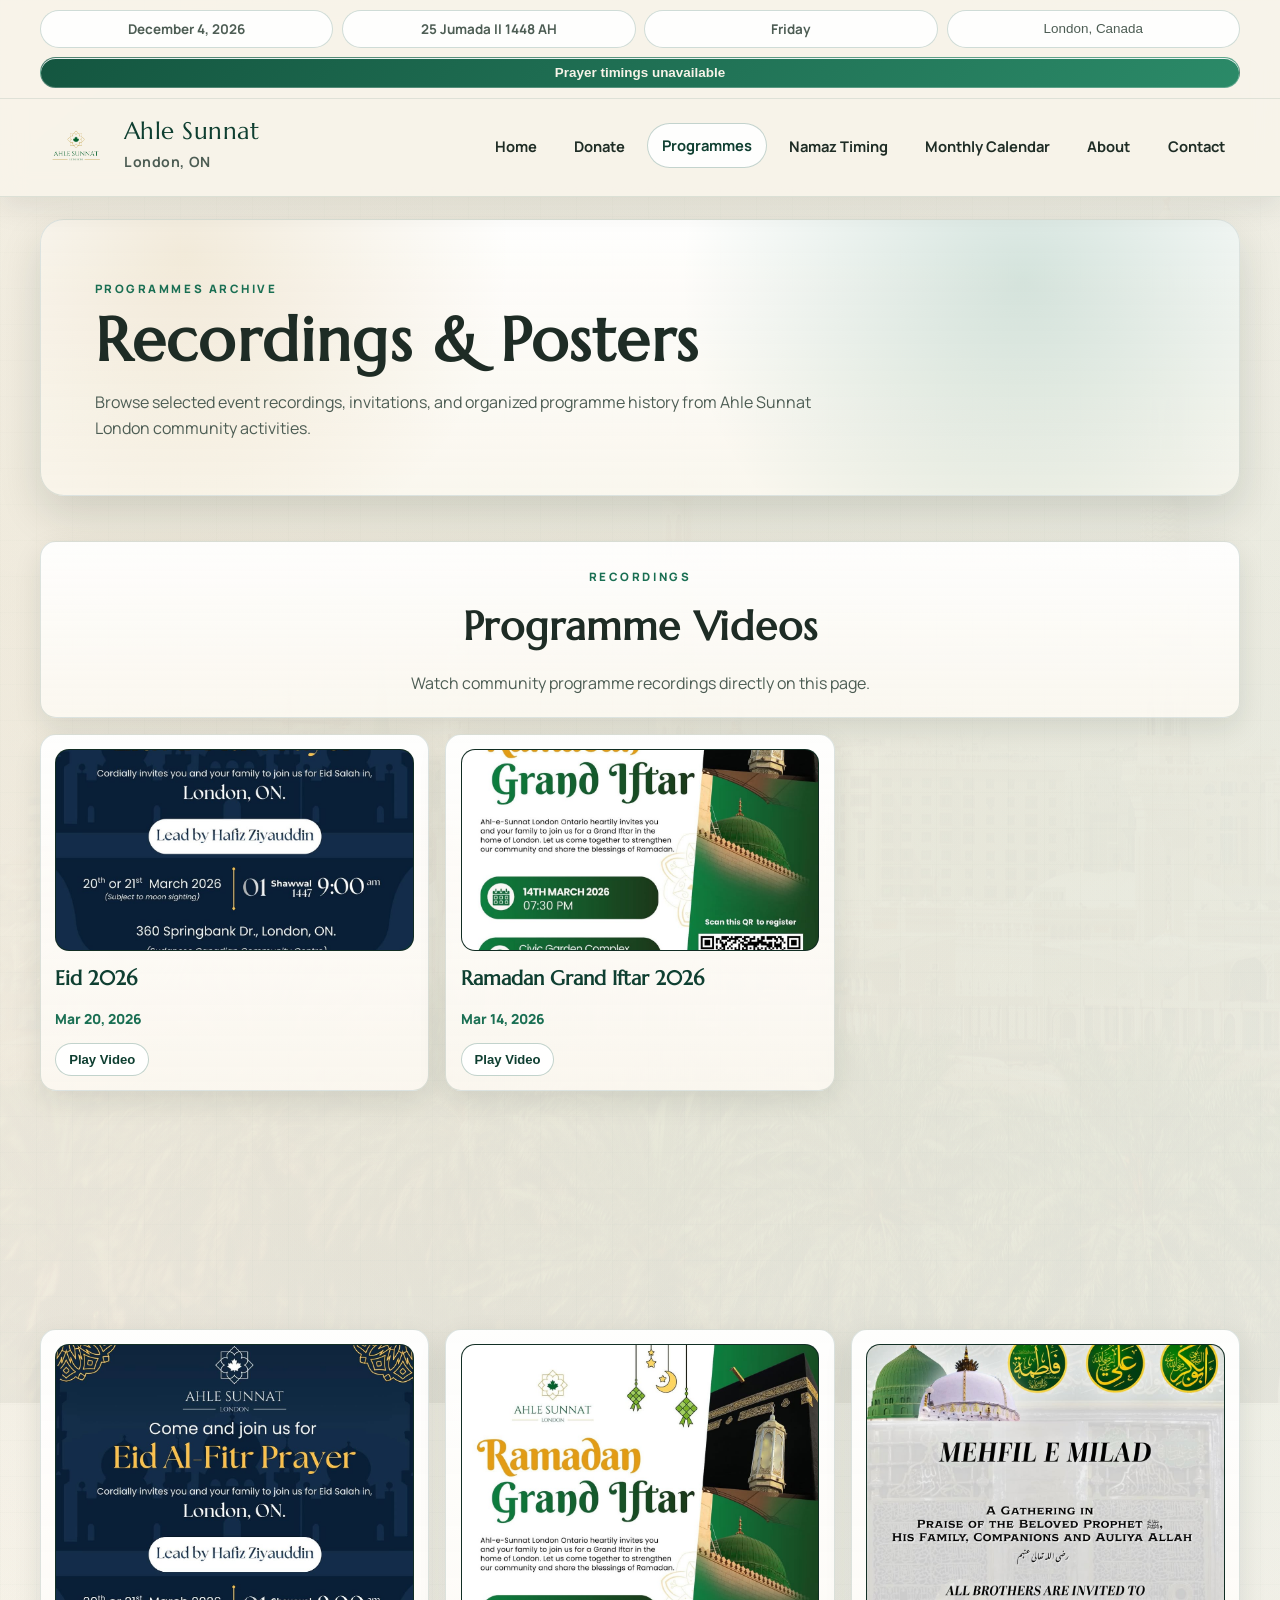
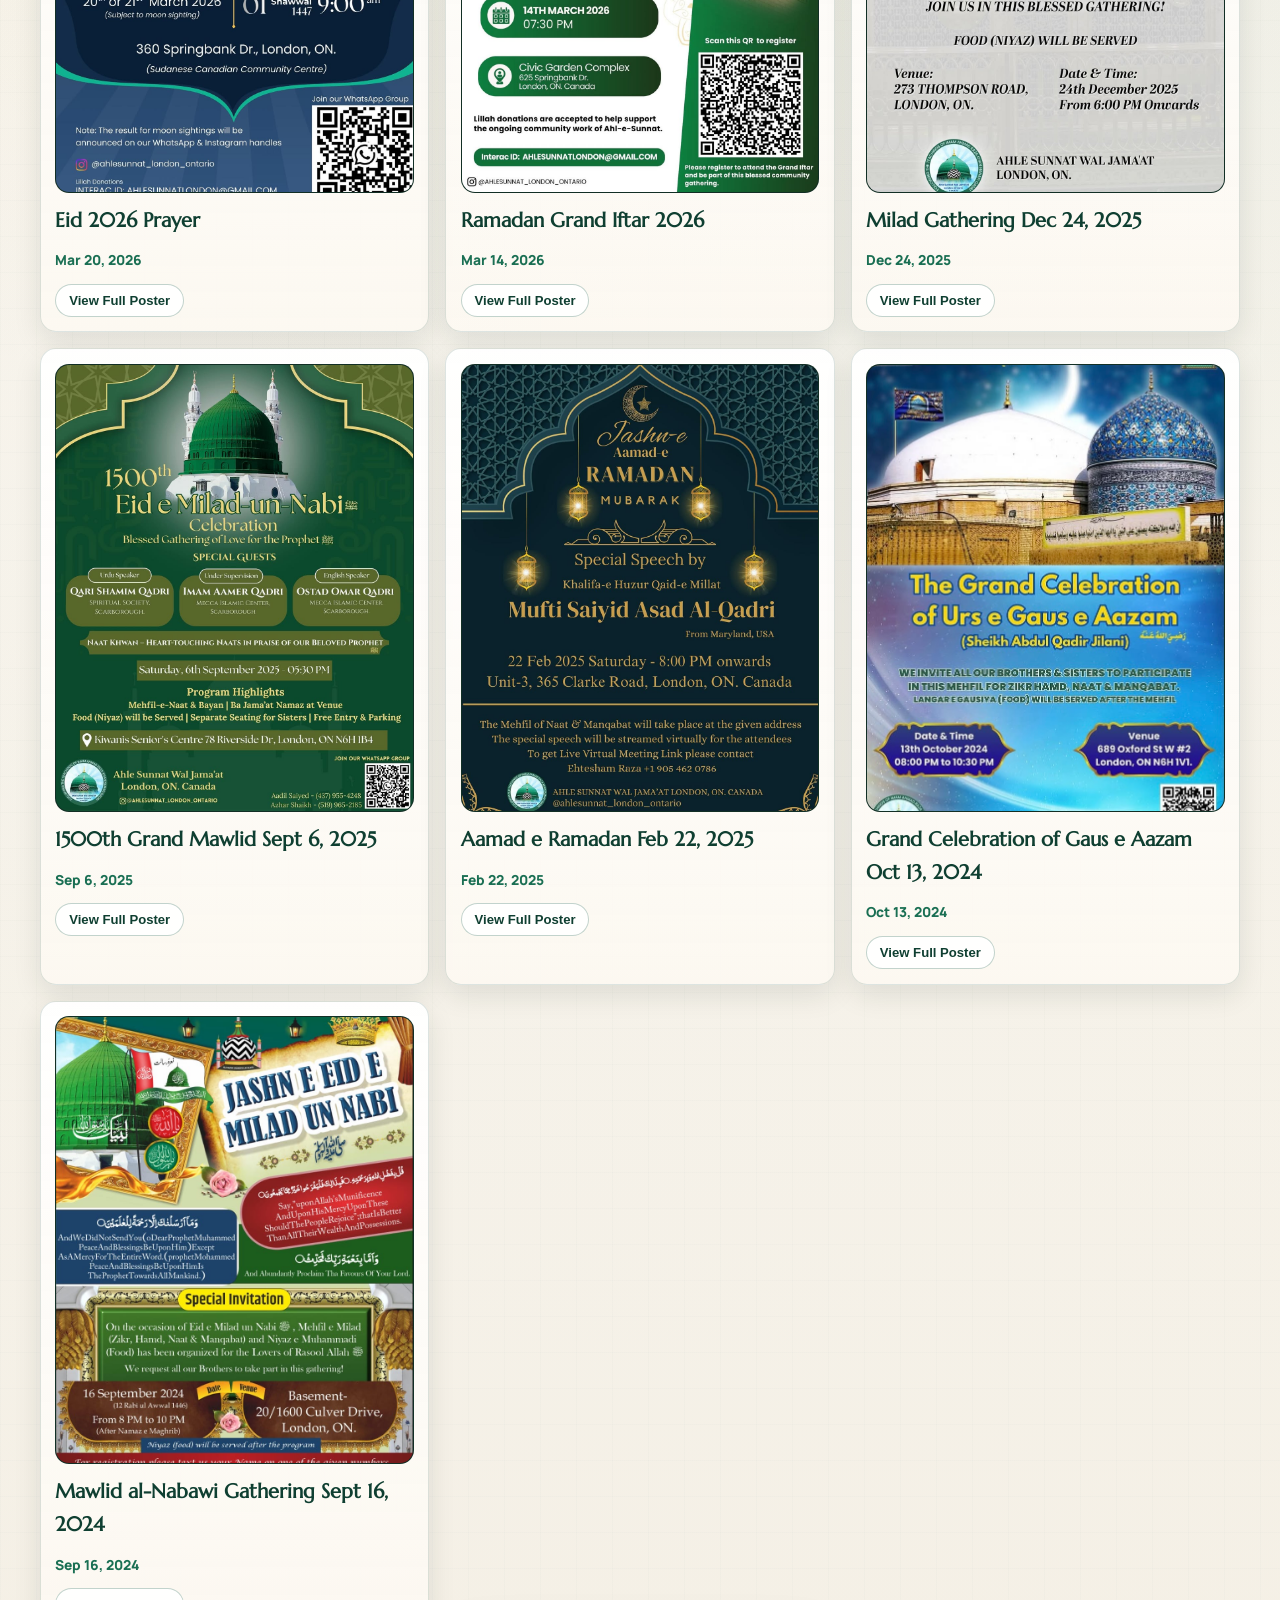
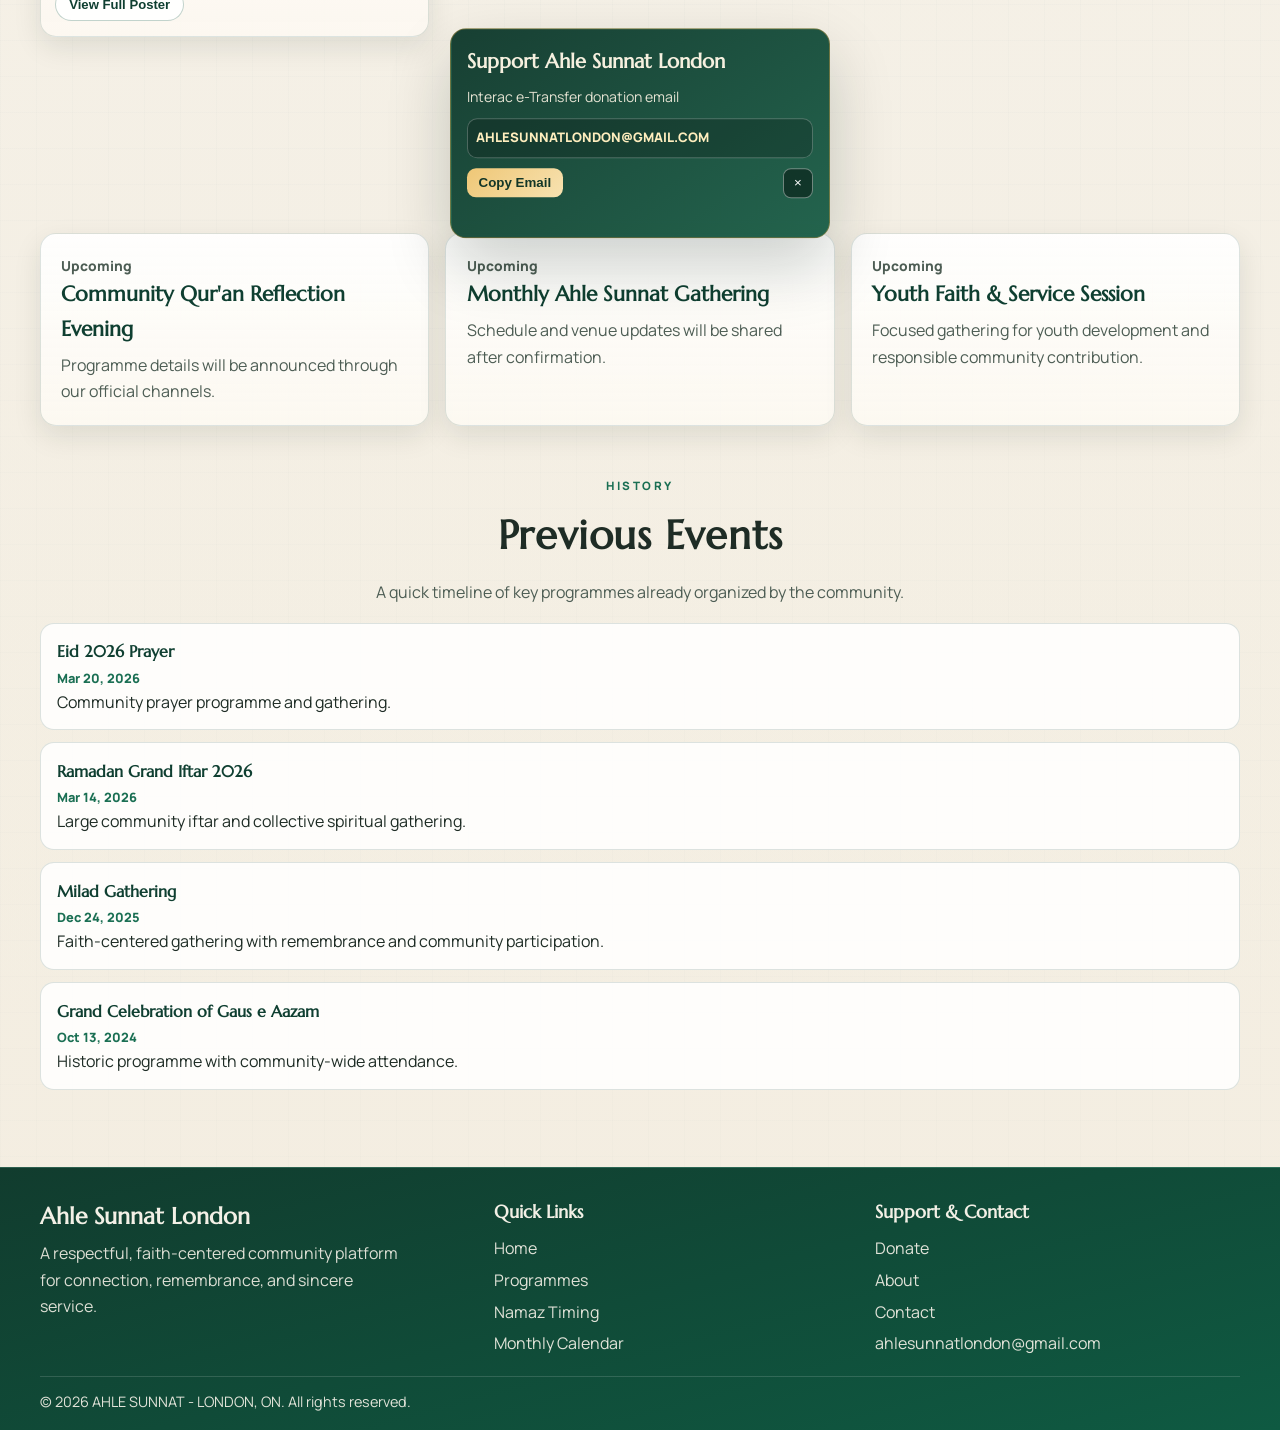
<file: programmes.html>
﻿<!DOCTYPE html>
<html lang="en">
<head>
  <meta charset="UTF-8" />
  <meta name="viewport" content="width=device-width, initial-scale=1.0" />
  <title>Programmes | Ahle Sunnat London</title>
  <meta name="description" content="Browse Ahle Sunnat London recordings, programme posters, upcoming plans, and previous events in one organized archive." />
  <meta name="theme-color" content="#145640" />
  <meta property="og:type" content="website" />
  <meta property="og:title" content="Programmes | Ahle Sunnat London" />
  <meta property="og:description" content="Explore programme recordings and posters from Ahle Sunnat London events." />
  <meta property="og:url" content="https://aeatesham.github.io/ahlesunnatlondon3/programmes.html" />
  <meta property="og:image" content="https://aeatesham.github.io/ahlesunnatlondon3/logo.png" />
  <meta name="twitter:card" content="summary_large_image" />
  <link rel="canonical" href="https://aeatesham.github.io/ahlesunnatlondon3/programmes.html" />
  <link rel="icon" href="logo.png" type="image/png" />
  <link rel="preconnect" href="https://fonts.googleapis.com" />
  <link rel="preconnect" href="https://fonts.gstatic.com" crossorigin />
  <link href="https://fonts.googleapis.com/css2?family=Manrope:wght@400;500;600;700;800&family=Marcellus&family=Noto+Naskh+Arabic:wght@500;700&display=swap" rel="stylesheet" />
  <link rel="stylesheet" href="styles.css?v=20260421-premium-1" />
</head>
<body class="page-programmes">
  <a class="skip-link" href="#main-content">Skip to main content</a>

  <header class="site-header">
    <div class="meta-strip">
      <div class="container">
        <div class="meta-pills" aria-label="Today and prayer status">
          <div class="meta-pill" id="englishDate">Loading date...</div>
          <div class="meta-pill" id="hijriDate">Loading Hijri...</div>
          <div class="meta-pill" id="dayName">Loading day...</div>
          <button class="meta-pill meta-pill--location" id="locationPill" type="button" aria-label="Change location">London, Canada</button>
          <button class="meta-pill meta-pill--countdown" id="prayerCountdown" type="button" aria-label="Open Namaz Timing page">Loading prayer countdown...</button>
        </div>
      </div>
    </div>

    <div class="nav-wrap">
      <div class="container nav-shell">
        <a class="brand" href="index.html" aria-label="Ahle Sunnat London home">
          <img src="logo.png" alt="Ahle Sunnat London logo" />
          <div>
            <span>Ahle Sunnat</span>
            <small>London, ON</small>
          </div>
        </a>

        <button class="nav-toggle" type="button" id="navToggle" aria-expanded="false" aria-controls="primaryNav" aria-label="Open menu">
          <span></span>
          <span></span>
          <span></span>
        </button>

        <nav class="site-nav" id="primaryNav" aria-label="Primary navigation">
          <a class="nav-link" href="index.html">Home</a>
          <a class="nav-link" href="donate.html">Donate</a>
          <a class="nav-link" href="programmes.html" aria-current="page">Programmes</a>
          <a class="nav-link" href="namaz-timings.html">Namaz Timing</a>
          <a class="nav-link" href="monthly-calendar.html">Monthly Calendar</a>
          <a class="nav-link" href="about.html">About</a>
          <a class="nav-link" href="contact.html">Contact</a>
        </nav>
      </div>
    </div>
  </header>

  <main id="main-content">
    <section class="section">
      <div class="container">
        <article class="page-hero reveal">
          <span class="kicker">Programmes Archive</span>
          <h1>Recordings & Posters</h1>
          <p>
            Browse selected event recordings, invitations, and organized programme history from Ahle Sunnat London community activities.
          </p>
        </article>
      </div>
    </section>

    <section class="section">
      <div class="container">
        <header class="section-head reveal card" style="margin-bottom: 1rem;">
          <span class="kicker">Recordings</span>
          <h2>Programme Videos</h2>
          <p>Watch community programme recordings directly on this page.</p>
        </header>
        <div class="programme-grid" id="recordingsGrid" aria-live="polite"></div>
      </div>
    </section>

    <section class="section">
      <div class="container">
        <header class="section-head reveal card" style="margin-bottom: 1rem;">
          <span class="kicker">Posters</span>
          <h2>Programme Posters</h2>
          <p>Open each poster in a smooth full-screen viewer without leaving this page.</p>
        </header>
        <div class="poster-grid" id="postersGrid" aria-live="polite"></div>
      </div>
    </section>

    <section class="section">
      <div class="container">
        <header class="section-head reveal">
          <span class="kicker">Upcoming</span>
          <h2>Upcoming Programmes</h2>
          <p>Plans can be updated as announcements are confirmed.</p>
        </header>
        <div class="upcoming-grid" id="upcomingGrid"></div>
      </div>
    </section>

    <section class="section">
      <div class="container">
        <header class="section-head reveal">
          <span class="kicker">History</span>
          <h2>Previous Events</h2>
          <p>A quick timeline of key programmes already organized by the community.</p>
        </header>
        <div class="timeline" id="previousTimeline"></div>
      </div>
    </section>
  </main>

  <div class="media-modal" id="mediaModal" aria-hidden="true" role="dialog" aria-label="Media viewer">
    <div class="media-modal-card">
      <button class="media-modal-close" id="mediaModalClose" type="button" aria-label="Close media viewer">×</button>
      <div class="media-modal-body" id="mediaModalBody"></div>
    </div>
  </div>

  <footer class="site-footer">
    <div class="container footer-grid">
      <div class="footer-brand">
        <h2>Ahle Sunnat London</h2>
        <p>A respectful, faith-centered community platform for connection, remembrance, and sincere service.</p>
      </div>

      <div>
        <h3 class="footer-title">Quick Links</h3>
        <ul class="footer-links">
          <li><a href="index.html">Home</a></li>
          <li><a href="programmes.html">Programmes</a></li>
          <li><a href="namaz-timings.html">Namaz Timing</a></li>
          <li><a href="monthly-calendar.html">Monthly Calendar</a></li>
        </ul>
      </div>

      <div>
        <h3 class="footer-title">Support & Contact</h3>
        <ul class="footer-links">
          <li><a href="donate.html">Donate</a></li>
          <li><a href="about.html">About</a></li>
          <li><a href="contact.html">Contact</a></li>
          <li><a href="mailto:ahlesunnatlondon@gmail.com">ahlesunnatlondon@gmail.com</a></li>
        </ul>
      </div>
    </div>

    <div class="container footer-bottom">
      © <span class="js-year"></span> AHLE SUNNAT - LONDON, ON. All rights reserved.
    </div>
  </footer>

  <button class="back-to-top" id="backToTop" type="button" aria-label="Back to top">↑</button>

  <script src="app.js?v=20260421-premium-1" defer></script>
  <script src="programmes-data.js?v=20260421-premium-1" defer></script>
  <script src="programmes.js?v=20260421-premium-1" defer></script>
</body>
</html>
</file>
<file: styles.css>
﻿:root {
  --bg: #f7f5ef;
  --bg-soft: #f0ede3;
  --surface: #ffffff;
  --surface-soft: #f7fbf8;
  --primary-900: #0f3f31;
  --primary-800: #145640;
  --primary-700: #1a6f53;
  --primary-500: #2b8a68;
  --gold-600: #a87d2f;
  --gold-500: #bc9342;
  --gold-300: #e4cf9f;
  --text-900: #1e2c25;
  --text-700: #4d5d54;
  --text-500: #6f7f76;
  --line: rgba(19, 67, 50, 0.14);
  --line-strong: rgba(19, 67, 50, 0.24);
  --shadow-sm: 0 10px 28px rgba(17, 40, 31, 0.1);
  --shadow-md: 0 18px 44px rgba(15, 34, 26, 0.14);
  --shadow-lg: 0 28px 64px rgba(11, 28, 22, 0.2);
  --radius-lg: 24px;
  --radius-md: 16px;
  --radius-sm: 12px;
  --container: min(1200px, calc(100% - 2rem));
}

* {
  box-sizing: border-box;
  margin: 0;
  padding: 0;
}

html {
  scroll-behavior: smooth;
}

body {
  font-family: "Manrope", sans-serif;
  color: var(--text-900);
  background:
    linear-gradient(180deg, rgba(251, 249, 243, 0.94) 0%, rgba(243, 239, 229, 0.92) 52%, rgba(239, 232, 217, 0.92) 100%),
    url("assets/madinah-hd.jpg") center center / cover no-repeat fixed;
  min-height: 100vh;
  line-height: 1.65;
  overflow-x: hidden;
  opacity: 0;
  transform: translateY(6px);
}

body::before {
  content: "";
  position: fixed;
  inset: 0;
  pointer-events: none;
  background:
    radial-gradient(circle at 14% 12%, rgba(188, 147, 66, 0.12), transparent 34%),
    radial-gradient(circle at 86% 18%, rgba(26, 111, 83, 0.1), transparent 36%),
    linear-gradient(rgba(20, 86, 64, 0.018) 1px, transparent 1px),
    linear-gradient(90deg, rgba(20, 86, 64, 0.018) 1px, transparent 1px);
  background-size: auto, auto, 36px 36px, 36px 36px;
  z-index: -1;
}

body::after {
  content: "";
  position: fixed;
  inset: 0;
  pointer-events: none;
  background: radial-gradient(circle at center, rgba(255, 255, 255, 0.15), rgba(247, 241, 229, 0.48));
  z-index: -1;
}

body.page-ready {
  opacity: 1;
  transform: translateY(0);
  transition: opacity 0.36s ease, transform 0.36s ease;
}

body.modal-open {
  overflow: hidden;
}

img {
  max-width: 100%;
  display: block;
}

a {
  color: inherit;
}

.container {
  width: var(--container);
  margin: 0 auto;
}

.skip-link {
  position: absolute;
  left: -9999px;
  top: 0;
  background: var(--primary-900);
  color: #fff;
  padding: 0.65rem 0.9rem;
  border-radius: 10px;
  z-index: 10000;
}

.skip-link:focus {
  left: 1rem;
  top: 1rem;
}

.sr-only {
  border: 0 !important;
  clip: rect(1px, 1px, 1px, 1px) !important;
  -webkit-clip-path: inset(50%) !important;
  clip-path: inset(50%) !important;
  height: 1px !important;
  overflow: hidden !important;
  padding: 0 !important;
  position: absolute !important;
  width: 1px !important;
  white-space: nowrap !important;
}

.site-header {
  position: sticky;
  top: 0;
  z-index: 1000;
  backdrop-filter: blur(12px);
  background: rgba(248, 244, 235, 0.86);
  border-bottom: 1px solid rgba(20, 86, 64, 0.12);
  box-shadow: 0 10px 28px rgba(22, 38, 31, 0.09);
}

.meta-strip {
  border-bottom: 1px solid rgba(20, 86, 64, 0.11);
}

.meta-pills {
  display: grid;
  grid-template-columns: repeat(4, minmax(0, 1fr));
  gap: 0.55rem;
  padding: 0.6rem 0;
}

.meta-pill {
  border-radius: 999px;
  border: 1px solid rgba(20, 86, 64, 0.2);
  background: rgba(255, 255, 255, 0.86);
  color: var(--text-700);
  font-size: 0.84rem;
  font-weight: 700;
  text-align: center;
  padding: 0.45rem 0.75rem;
  box-shadow: inset 0 1px 0 rgba(255, 255, 255, 0.9);
  white-space: nowrap;
  overflow: hidden;
  text-overflow: ellipsis;
}

.meta-pill--location {
  font-weight: 500;
  cursor: pointer;
  appearance: none;
}

.meta-pill--countdown {
  grid-column: 1 / -1;
  background: linear-gradient(135deg, var(--primary-800), var(--primary-500));
  color: #f7f3e8;
  border-color: rgba(255, 255, 255, 0.25);
  font-weight: 700;
  cursor: pointer;
  appearance: none;
}

.meta-pill--location:hover,
.meta-pill--countdown:hover {
  transform: translateY(-1px);
  transition: transform 0.2s ease;
}

.meta-pill:focus-visible {
  outline: 2px solid var(--gold-500);
  outline-offset: 2px;
}

.nav-wrap {
  padding: 0.72rem 0 0.85rem;
}

.nav-shell {
  display: flex;
  align-items: center;
  justify-content: space-between;
  gap: 1rem;
}

.brand {
  display: inline-flex;
  align-items: center;
  gap: 0.75rem;
  text-decoration: none;
  min-width: 0;
}

.brand img {
  width: 72px;
  height: 72px;
  object-fit: contain;
  flex-shrink: 0;
}

.brand span {
  font-family: "Marcellus", serif;
  color: var(--primary-900);
  font-size: 1.52rem;
  line-height: 0.94;
  letter-spacing: 0.02em;
  display: inline-block;
}

.brand small {
  display: block;
  margin-top: 0.26rem;
  color: var(--text-700);
  font-size: 0.88rem;
  letter-spacing: 0.04em;
  font-family: "Manrope", sans-serif;
  font-weight: 700;
}

.site-nav {
  display: flex;
  align-items: center;
  gap: 0.4rem;
  flex-wrap: wrap;
  justify-content: flex-end;
}

.nav-link {
  text-decoration: none;
  font-weight: 700;
  color: var(--text-900);
  padding: 0.6rem 0.9rem;
  border-radius: 999px;
  border: 1px solid transparent;
  transition: all 0.24s ease;
  font-size: 0.92rem;
}

.nav-link:hover,
.nav-link:focus-visible,
.nav-link[aria-current="page"] {
  color: var(--primary-900);
  background: rgba(255, 255, 255, 0.9);
  border-color: rgba(20, 86, 64, 0.25);
  transform: translateY(-1px);
}

.nav-toggle {
  display: none;
  width: 44px;
  height: 44px;
  border: 1px solid rgba(20, 86, 64, 0.24);
  border-radius: 12px;
  background: rgba(255, 255, 255, 0.92);
  align-items: center;
  justify-content: center;
  flex-direction: column;
  gap: 5px;
  cursor: pointer;
}

.nav-toggle span {
  width: 20px;
  height: 2px;
  border-radius: 999px;
  background: var(--primary-900);
  transition: transform 0.2s ease, opacity 0.2s ease;
}

.nav-toggle[aria-expanded="true"] span:nth-child(1) {
  transform: translateY(7px) rotate(45deg);
}

.nav-toggle[aria-expanded="true"] span:nth-child(2) {
  opacity: 0;
}

.nav-toggle[aria-expanded="true"] span:nth-child(3) {
  transform: translateY(-7px) rotate(-45deg);
}

main {
  padding-bottom: 2rem;
}

.section {
  padding: 1.4rem 0;
}

.kicker {
  display: inline-block;
  text-transform: uppercase;
  letter-spacing: 0.22em;
  font-size: 0.72rem;
  color: var(--primary-700);
  font-weight: 800;
}

.page-hero {
  padding: clamp(2rem, 4.2vw, 3.5rem);
  border-radius: var(--radius-lg);
  border: 1px solid var(--line);
  background: linear-gradient(180deg, rgba(255, 255, 255, 0.92), rgba(252, 249, 241, 0.84));
  box-shadow: var(--shadow-md);
  position: relative;
  overflow: hidden;
}

.page-hero::before {
  content: "";
  position: absolute;
  inset: 0;
  background:
    radial-gradient(circle at 12% 12%, rgba(188, 147, 66, 0.18), transparent 30%),
    radial-gradient(circle at 82% 22%, rgba(26, 111, 83, 0.18), transparent 34%);
  z-index: 0;
}

.page-hero > * {
  position: relative;
  z-index: 1;
}

.page-hero h1 {
  font-family: "Marcellus", serif;
  font-size: clamp(2rem, 4.8vw, 3.8rem);
  line-height: 1.08;
  margin-top: 0.45rem;
  letter-spacing: 0.02em;
  color: var(--text-900);
}

.page-hero p {
  color: var(--text-700);
  margin-top: 0.95rem;
  max-width: 760px;
}

.home-hero {
  display: grid;
  grid-template-columns: 1.08fr 0.92fr;
  gap: 1rem;
  align-items: stretch;
}

.home-intro {
  border-radius: var(--radius-lg);
  border: 1px solid var(--line);
  padding: clamp(2rem, 4vw, 3rem);
  background: linear-gradient(160deg, rgba(255, 255, 255, 0.93), rgba(252, 247, 236, 0.88));
  box-shadow: var(--shadow-md);
  position: relative;
  overflow: hidden;
}

.home-intro::before {
  content: "";
  position: absolute;
  inset: 0;
  background:
    radial-gradient(circle at 0% 0%, rgba(188, 147, 66, 0.15), transparent 34%),
    radial-gradient(circle at 96% 22%, rgba(26, 111, 83, 0.18), transparent 30%);
  z-index: 0;
}

.home-intro > * {
  position: relative;
  z-index: 1;
}

.arabic-line {
  font-family: "Noto Naskh Arabic", serif;
  font-size: clamp(1.25rem, 2.3vw, 1.9rem);
  color: var(--primary-900);
  line-height: 1.7;
  margin: 0.8rem 0 0.2rem;
}

.home-intro h1 {
  font-family: "Marcellus", serif;
  font-size: clamp(2.15rem, 5vw, 4.1rem);
  line-height: 1.02;
  letter-spacing: 0.03em;
  text-transform: uppercase;
  color: #1b2f27;
}

.home-intro p {
  margin-top: 0.95rem;
  max-width: 760px;
  color: var(--text-700);
}

.hero-actions {
  margin-top: 1.5rem;
  display: flex;
  gap: 0.7rem;
  flex-wrap: wrap;
}

.hero-aside {
  display: grid;
  gap: 0.7rem;
}

.hero-aside .card h3 {
  margin-bottom: 0.4rem;
}

.section-head {
  margin-bottom: 1.1rem;
  text-align: center;
}

.section-head h2 {
  font-family: "Marcellus", serif;
  font-size: clamp(1.75rem, 3.1vw, 2.6rem);
  letter-spacing: 0.02em;
  margin-top: 0.35rem;
}

.section-head p {
  color: var(--text-700);
  max-width: 760px;
  margin: 0.65rem auto 0;
}

.grid-2,
.grid-3,
.grid-4 {
  display: grid;
  gap: 1rem;
}

.grid-2 {
  grid-template-columns: repeat(2, minmax(0, 1fr));
}

.grid-3 {
  grid-template-columns: repeat(3, minmax(0, 1fr));
}

.grid-4 {
  grid-template-columns: repeat(4, minmax(0, 1fr));
}

.card {
  border-radius: var(--radius-md);
  border: 1px solid var(--line);
  background: linear-gradient(180deg, rgba(255, 255, 255, 0.92), rgba(253, 250, 243, 0.84));
  box-shadow: var(--shadow-sm);
  padding: clamp(1rem, 1.6vw, 1.35rem);
  transition: transform 0.24s ease, border-color 0.24s ease, box-shadow 0.24s ease;
}

.card:hover {
  transform: translateY(-3px);
  border-color: rgba(188, 147, 66, 0.42);
  box-shadow: var(--shadow-md);
}

.card h3,
.card h4 {
  font-family: "Marcellus", serif;
  font-size: 1.3rem;
  color: var(--primary-900);
  margin-bottom: 0.35rem;
}

.card p {
  color: var(--text-700);
}

.card ul {
  list-style: none;
  margin-top: 0.4rem;
  display: grid;
  gap: 0.4rem;
}

.card ul li {
  color: var(--text-700);
  position: relative;
  padding-left: 1rem;
}

.card ul li::before {
  content: "";
  position: absolute;
  left: 0;
  top: 0.62em;
  width: 0.42rem;
  height: 0.42rem;
  border-radius: 999px;
  background: linear-gradient(140deg, var(--gold-500), var(--primary-500));
}

.icon-badge {
  width: 2.4rem;
  height: 2.4rem;
  border-radius: 999px;
  display: inline-grid;
  place-items: center;
  background: linear-gradient(145deg, rgba(20, 86, 64, 0.14), rgba(188, 147, 66, 0.22));
  border: 1px solid rgba(20, 86, 64, 0.2);
  margin-bottom: 0.55rem;
  color: var(--primary-900);
  font-weight: 800;
}

.btn {
  display: inline-flex;
  align-items: center;
  justify-content: center;
  text-decoration: none;
  border-radius: 12px;
  border: 1px solid transparent;
  padding: 0.75rem 1.1rem;
  font-weight: 800;
  font-size: 0.9rem;
  transition: all 0.22s ease;
  min-width: 170px;
}

.btn-primary {
  color: #fff;
  background: linear-gradient(135deg, var(--primary-800), var(--primary-500));
  box-shadow: 0 14px 30px rgba(16, 64, 48, 0.28);
}

.btn-primary:hover {
  transform: translateY(-2px);
  filter: brightness(1.05);
}

.btn-secondary {
  color: var(--primary-900);
  background: rgba(255, 255, 255, 0.84);
  border-color: rgba(20, 86, 64, 0.3);
}

.btn-secondary:hover {
  transform: translateY(-2px);
  background: rgba(255, 255, 255, 1);
}

.pill {
  display: inline-flex;
  align-items: center;
  gap: 0.3rem;
  border: 1px solid rgba(20, 86, 64, 0.2);
  background: rgba(255, 255, 255, 0.78);
  color: var(--primary-900);
  border-radius: 999px;
  padding: 0.38rem 0.7rem;
  font-size: 0.78rem;
  font-weight: 700;
}

.inline-link {
  color: var(--primary-800);
  font-weight: 700;
  text-decoration: underline;
  text-underline-offset: 3px;
}

.inline-link:hover {
  color: var(--gold-600);
}

.feature-list {
  display: grid;
  gap: 0.75rem;
}

.feature-row {
  display: flex;
  gap: 0.8rem;
  align-items: flex-start;
}

.feature-row strong {
  display: block;
  color: var(--primary-900);
}

.programme-grid,
.poster-grid,
.upcoming-grid {
  display: grid;
  grid-template-columns: repeat(3, minmax(0, 1fr));
  gap: 1rem;
}

.media-card {
  border-radius: var(--radius-md);
  border: 1px solid var(--line);
  background: linear-gradient(180deg, rgba(255, 255, 255, 0.95), rgba(253, 249, 242, 0.86));
  box-shadow: var(--shadow-sm);
  padding: 0.9rem;
  display: flex;
  flex-direction: column;
  gap: 0.75rem;
}

.media-thumb {
  width: 100%;
  border-radius: 14px;
  overflow: hidden;
  border: 1px solid rgba(20, 86, 64, 0.2);
  background: #10231c;
  aspect-ratio: 16 / 9;
}

.media-thumb img,
.media-thumb video {
  width: 100%;
  height: 100%;
  object-fit: cover;
}

.poster-thumb-wrap {
  width: 100%;
  border-radius: 14px;
  overflow: hidden;
  border: 1px solid rgba(20, 86, 64, 0.2);
  background: #12251e;
  aspect-ratio: 4 / 5;
}

.poster-thumb-wrap img {
  width: 100%;
  height: 100%;
  object-fit: cover;
}

.media-title {
  font-family: "Marcellus", serif;
  color: var(--primary-900);
  font-size: 1.24rem;
}

.media-meta {
  color: var(--primary-700);
  font-weight: 800;
  font-size: 0.86rem;
}

.media-actions {
  display: flex;
  gap: 0.55rem;
  flex-wrap: wrap;
}

.btn-chip {
  appearance: none;
  border: 1px solid rgba(20, 86, 64, 0.26);
  background: rgba(255, 255, 255, 0.9);
  color: var(--primary-900);
  border-radius: 999px;
  padding: 0.5rem 0.8rem;
  font-weight: 700;
  font-size: 0.82rem;
  cursor: pointer;
  text-decoration: none;
}

.btn-chip:hover {
  border-color: rgba(188, 147, 66, 0.55);
  transform: translateY(-1px);
}

.state-box {
  border-radius: var(--radius-md);
  border: 1px dashed rgba(20, 86, 64, 0.35);
  background: rgba(255, 255, 255, 0.7);
  padding: 1rem;
  color: var(--text-700);
  text-align: center;
}

.timeline {
  display: grid;
  gap: 0.75rem;
}

.timeline-item {
  border-radius: 14px;
  border: 1px solid var(--line);
  background: rgba(255, 255, 255, 0.86);
  padding: 0.9rem 1rem;
}

.timeline-item h4 {
  font-family: "Marcellus", serif;
  color: var(--primary-900);
  margin-bottom: 0.2rem;
}

.timeline-date {
  color: var(--primary-700);
  font-weight: 800;
  font-size: 0.8rem;
}

.donate-panel {
  border-radius: var(--radius-lg);
  border: 1px solid rgba(255, 255, 255, 0.2);
  background: linear-gradient(145deg, #134d39, #20684f);
  color: #f7f3e8;
  box-shadow: var(--shadow-lg);
  padding: clamp(1.2rem, 2.6vw, 2rem);
}

.donate-panel h2 {
  font-family: "Marcellus", serif;
  font-size: clamp(1.8rem, 3vw, 2.6rem);
}

.donate-panel p {
  color: rgba(247, 243, 232, 0.94);
}

.donate-email-card {
  margin-top: 1rem;
  border-radius: 14px;
  border: 1px solid rgba(255, 255, 255, 0.28);
  background: rgba(255, 255, 255, 0.12);
  padding: 0.8rem;
}

.donate-email-row {
  display: flex;
  align-items: center;
  justify-content: space-between;
  gap: 0.7rem;
  flex-wrap: wrap;
}

.donate-email {
  font-family: "Manrope", sans-serif;
  font-size: clamp(0.8rem, 2vw, 1rem);
  font-weight: 800;
  color: #fff2cb;
  background: rgba(0, 0, 0, 0.24);
  border: 1px solid rgba(255, 255, 255, 0.2);
  border-radius: 10px;
  padding: 0.55rem 0.7rem;
  white-space: nowrap;
  overflow-x: auto;
}

.copy-btn {
  appearance: none;
  border: none;
  border-radius: 10px;
  background: linear-gradient(135deg, #efc776, #f7e2b1);
  color: #14382c;
  font-weight: 800;
  padding: 0.55rem 0.8rem;
  cursor: pointer;
}

.copy-btn:hover {
  filter: brightness(1.05);
}

.copy-feedback {
  min-height: 1.1rem;
  margin-top: 0.55rem;
  color: #ffe7b2;
  font-size: 0.82rem;
}

.quote-box {
  border-radius: var(--radius-md);
  border: 1px solid rgba(188, 147, 66, 0.45);
  background: rgba(255, 247, 230, 0.86);
  padding: 1rem;
  color: #4e3d1f;
}

.contact-grid {
  display: grid;
  grid-template-columns: repeat(3, minmax(0, 1fr));
  gap: 1rem;
}

.contact-form {
  display: grid;
  gap: 0.7rem;
}

.form-row {
  display: grid;
  grid-template-columns: 1fr 1fr;
  gap: 0.7rem;
}

.input,
.textarea,
.select {
  width: 100%;
  border-radius: 12px;
  border: 1px solid rgba(20, 86, 64, 0.24);
  background: rgba(255, 255, 255, 0.92);
  color: var(--text-900);
  padding: 0.68rem 0.8rem;
  font: inherit;
}

.textarea {
  min-height: 120px;
  resize: vertical;
}

.input:focus,
.textarea:focus,
.select:focus {
  outline: 2px solid rgba(188, 147, 66, 0.58);
  outline-offset: 1px;
}

.form-feedback {
  border-radius: 10px;
  padding: 0.6rem 0.75rem;
  font-size: 0.88rem;
  display: none;
}

.form-feedback.show {
  display: block;
}

.form-feedback.success {
  background: rgba(35, 138, 101, 0.15);
  border: 1px solid rgba(35, 138, 101, 0.28);
  color: #16563f;
}

.form-feedback.error {
  background: rgba(178, 67, 52, 0.14);
  border: 1px solid rgba(178, 67, 52, 0.28);
  color: #7f2b22;
}

.namaz-controls {
  display: grid;
  gap: 0.9rem;
}

.controls-row {
  display: grid;
  grid-template-columns: 1fr 1fr auto;
  gap: 0.6rem;
  align-items: end;
}

.controls-row--secondary {
  grid-template-columns: auto auto auto 1fr auto;
}

.control-label {
  display: block;
  margin-bottom: 0.3rem;
  font-weight: 700;
  color: var(--primary-900);
  font-size: 0.86rem;
}

.state-message {
  border-radius: 10px;
  padding: 0.6rem 0.7rem;
  font-size: 0.86rem;
  display: none;
}

.state-message.show {
  display: block;
}

.state-message.info {
  background: rgba(20, 86, 64, 0.1);
  border: 1px solid rgba(20, 86, 64, 0.22);
  color: var(--primary-900);
}

.state-message.error {
  background: rgba(173, 52, 42, 0.12);
  border: 1px solid rgba(173, 52, 42, 0.24);
  color: #7f2b22;
}

.live-card {
  border-radius: var(--radius-md);
  border: 1px solid rgba(255, 255, 255, 0.2);
  background: linear-gradient(140deg, #134d39, #20684f);
  color: #f7f3e8;
  padding: 1.05rem;
  box-shadow: var(--shadow-md);
}

.live-card h3 {
  font-family: "Marcellus", serif;
  font-size: 1.6rem;
}

.current-prayer-box {
  display: inline-flex;
  margin-top: 0.55rem;
  border: 1px solid rgba(255, 238, 195, 0.76);
  border-radius: 12px;
  background: rgba(255, 235, 184, 0.2);
  color: #fff4d1;
  padding: 0.45rem 0.75rem;
  font-weight: 800;
}

.live-meta {
  margin-top: 0.55rem;
  color: rgba(247, 243, 232, 0.95);
}

.prayer-table-wrap {
  overflow-x: auto;
}

.prayer-table {
  width: 100%;
  border-collapse: collapse;
  border-radius: var(--radius-md);
  overflow: hidden;
  border: 1px solid var(--line);
  background: rgba(255, 255, 255, 0.92);
  box-shadow: var(--shadow-sm);
}

.prayer-table th,
.prayer-table td {
  padding: 0.75rem 0.75rem;
  border-bottom: 1px solid rgba(20, 86, 64, 0.14);
  text-align: left;
}

.prayer-table th {
  background: rgba(15, 63, 49, 0.95);
  color: #f8f2e4;
  font-weight: 700;
}

.prayer-table tr:last-child td {
  border-bottom: none;
}

.prayer-row-current td {
  background: rgba(255, 241, 212, 0.95);
}

.prayer-name {
  font-weight: 800;
  color: var(--primary-900);
}

.prayer-time {
  font-weight: 800;
  color: var(--primary-900);
}

.prayer-row-blink td {
  animation: prayerBlink 1s ease-in-out 4;
}

@keyframes prayerBlink {
  0%,
  100% {
    background: rgba(255, 241, 212, 0.95);
  }
  50% {
    background: rgba(255, 225, 162, 0.98);
  }
}

.calendar-card {
  border-radius: var(--radius-md);
  border: 1px solid var(--line);
  background: linear-gradient(180deg, rgba(255, 255, 255, 0.92), rgba(253, 249, 243, 0.86));
  box-shadow: var(--shadow-sm);
  padding: 1rem;
}

.calendar-controls {
  display: grid;
  grid-template-columns: auto 1fr auto;
  gap: 0.65rem;
  align-items: center;
  margin-bottom: 0.9rem;
}

.calendar-caption {
  font-family: "Marcellus", serif;
  font-size: clamp(1.35rem, 2.5vw, 2rem);
  text-align: center;
  color: var(--primary-900);
}

.calendar-week,
.calendar-grid {
  display: grid;
  grid-template-columns: repeat(7, minmax(0, 1fr));
  gap: 0.5rem;
}

.calendar-week div {
  text-align: center;
  font-weight: 800;
  color: var(--primary-900);
  border: 1px solid rgba(20, 86, 64, 0.2);
  background: rgba(255, 255, 255, 0.84);
  border-radius: 11px;
  padding: 0.55rem 0.2rem;
}

.calendar-day {
  min-height: 94px;
  border: 1px solid rgba(20, 86, 64, 0.2);
  border-radius: 12px;
  background: rgba(255, 255, 255, 0.82);
  padding: 0.55rem;
  display: flex;
  flex-direction: column;
  gap: 0.26rem;
}

.calendar-day--muted {
  opacity: 0.42;
}

.calendar-day-greg {
  width: 30px;
  height: 30px;
  border-radius: 999px;
  display: grid;
  place-items: center;
  font-weight: 800;
  color: var(--text-900);
}

.calendar-day-hijri {
  font-size: 0.74rem;
  color: var(--primary-700);
}

.calendar-day--today .calendar-day-greg {
  border: 2px solid var(--gold-500);
  background: rgba(255, 244, 219, 0.95);
}

.calendar-day--flash .calendar-day-greg {
  box-shadow: 0 0 0 7px rgba(188, 147, 66, 0.26);
}

.site-footer {
  margin-top: 1.4rem;
  background: linear-gradient(165deg, #113c2e, #0f5a42);
  color: #f3f0e6;
  border-top: 1px solid rgba(255, 255, 255, 0.12);
}

.footer-grid {
  display: grid;
  grid-template-columns: 1.2fr 1fr 1fr;
  gap: 1rem;
  padding: 1.8rem 0 1.2rem;
}

.footer-brand h2 {
  font-family: "Marcellus", serif;
  font-size: 1.45rem;
  margin-bottom: 0.35rem;
}

.footer-brand p {
  color: rgba(243, 240, 230, 0.9);
  max-width: 370px;
}

.footer-title {
  font-family: "Marcellus", serif;
  margin-bottom: 0.5rem;
  font-size: 1.15rem;
}

.footer-links {
  list-style: none;
  display: grid;
  gap: 0.34rem;
}

.footer-links a {
  text-decoration: none;
  color: rgba(243, 240, 230, 0.92);
}

.footer-links a:hover {
  color: #ffe1a6;
}

.footer-bottom {
  border-top: 1px solid rgba(255, 255, 255, 0.14);
  padding: 0.8rem 0 1rem;
  color: rgba(243, 240, 230, 0.92);
  font-size: 0.9rem;
}

.back-to-top {
  position: fixed;
  right: 1rem;
  bottom: 1rem;
  width: 42px;
  height: 42px;
  border: 1px solid rgba(20, 86, 64, 0.28);
  border-radius: 999px;
  background: rgba(255, 255, 255, 0.94);
  color: var(--primary-900);
  font-size: 1.1rem;
  cursor: pointer;
  box-shadow: var(--shadow-sm);
  opacity: 0;
  pointer-events: none;
  transform: translateY(8px);
  transition: opacity 0.22s ease, transform 0.22s ease;
  z-index: 1400;
}

.back-to-top.show {
  opacity: 1;
  pointer-events: auto;
  transform: translateY(0);
}

.donation-popup {
  position: fixed;
  left: 50%;
  top: 72%;
  transform: translate(-50%, -50%);
  z-index: 1600;
  width: min(380px, calc(100vw - 1.2rem));
  border-radius: 16px;
  border: 1px solid rgba(188, 147, 66, 0.5);
  background: linear-gradient(145deg, rgba(16, 57, 44, 0.97), rgba(28, 95, 72, 0.97));
  box-shadow: var(--shadow-lg);
  padding: 1rem;
  color: #f6f0df;
}

.donation-popup.hidden {
  display: none;
}

.donation-popup h4 {
  font-family: "Marcellus", serif;
  font-size: 1.28rem;
}

.donation-popup p {
  margin-top: 0.35rem;
  font-size: 0.88rem;
  color: rgba(246, 240, 223, 0.92);
}

.popup-email {
  margin-top: 0.65rem;
  border-radius: 10px;
  border: 1px solid rgba(255, 255, 255, 0.24);
  background: rgba(0, 0, 0, 0.22);
  color: #ffeebe;
  padding: 0.5rem;
  font-weight: 800;
  font-size: 0.82rem;
  white-space: nowrap;
  overflow-x: auto;
}

.popup-actions {
  margin-top: 0.6rem;
  display: flex;
  align-items: center;
  justify-content: space-between;
  gap: 0.5rem;
}

.popup-copy {
  appearance: none;
  border: none;
  border-radius: 9px;
  background: linear-gradient(135deg, #efc776, #f7e2b1);
  color: #123627;
  font-weight: 800;
  padding: 0.45rem 0.72rem;
  cursor: pointer;
}

.popup-close {
  appearance: none;
  width: 30px;
  height: 30px;
  border-radius: 8px;
  border: 1px solid rgba(255, 255, 255, 0.4);
  background: rgba(8, 28, 21, 0.6);
  color: #fff;
  cursor: pointer;
}

.popup-feedback {
  min-height: 1rem;
  margin-top: 0.45rem;
  color: #ffe1a6;
  font-size: 0.8rem;
}

.media-modal {
  position: fixed;
  inset: 0;
  z-index: 1700;
  background: rgba(8, 14, 12, 0.76);
  display: grid;
  place-items: center;
  opacity: 0;
  pointer-events: none;
  transition: opacity 0.22s ease;
}

.media-modal.show {
  opacity: 1;
  pointer-events: auto;
}

.media-modal-card {
  width: min(1040px, calc(100vw - 1rem));
  max-height: calc(100dvh - 1rem);
  border-radius: 16px;
  border: 1px solid rgba(255, 255, 255, 0.2);
  background: rgba(255, 255, 255, 0.96);
  box-shadow: var(--shadow-lg);
  overflow: hidden;
  position: relative;
}

.media-modal-body {
  padding: 2.7rem 0.55rem 0.55rem;
  display: grid;
  place-items: center;
  max-height: calc(100dvh - 1rem);
}

.media-modal img,
.media-modal video {
  width: auto;
  height: auto;
  max-width: 100%;
  max-height: calc(100dvh - 6rem);
  object-fit: contain;
  border-radius: 10px;
}

.media-modal-close {
  position: absolute;
  top: 0.6rem;
  right: 0.6rem;
  width: 34px;
  height: 34px;
  border-radius: 10px;
  border: 1px solid rgba(20, 86, 64, 0.24);
  background: rgba(255, 255, 255, 0.95);
  color: var(--text-900);
  cursor: pointer;
}

.reveal {
  opacity: 0;
  transform: translateY(18px);
  transition: opacity 0.64s ease, transform 0.64s ease;
}

.reveal.show {
  opacity: 1;
  transform: translateY(0);
}

@media (max-width: 1080px) {
  .home-hero,
  .grid-4,
  .programme-grid,
  .poster-grid,
  .upcoming-grid,
  .contact-grid {
    grid-template-columns: repeat(2, minmax(0, 1fr));
  }

  .footer-grid {
    grid-template-columns: 1fr 1fr;
  }
}

@media (max-width: 960px) {
  .nav-toggle {
    display: inline-flex;
  }

  .site-nav {
    position: absolute;
    left: 1rem;
    right: 1rem;
    top: calc(100% + 0.45rem);
    background: rgba(255, 255, 255, 0.98);
    border: 1px solid rgba(20, 86, 64, 0.2);
    border-radius: 14px;
    box-shadow: var(--shadow-md);
    padding: 0.55rem;
    flex-direction: column;
    align-items: stretch;
    gap: 0.35rem;
    max-height: 0;
    opacity: 0;
    overflow: hidden;
    pointer-events: none;
    transition: max-height 0.24s ease, opacity 0.24s ease;
  }

  .site-nav.open {
    max-height: 460px;
    opacity: 1;
    pointer-events: auto;
  }

  .nav-shell {
    position: relative;
  }

  .nav-link {
    width: 100%;
  }

  .controls-row {
    grid-template-columns: 1fr;
  }

  .controls-row--secondary {
    grid-template-columns: 1fr;
  }

  .calendar-controls {
    grid-template-columns: 1fr;
  }

  .grid-2,
  .grid-3,
  .grid-4,
  .programme-grid,
  .poster-grid,
  .upcoming-grid,
  .contact-grid {
    grid-template-columns: 1fr;
  }

  .footer-grid {
    grid-template-columns: 1fr;
  }
}

@media (max-width: 760px) {
  .meta-pills {
    grid-template-columns: repeat(2, minmax(0, 1fr));
  }

  .meta-pill--countdown {
    grid-column: 1 / -1;
  }

  .brand img {
    width: 56px;
    height: 56px;
    transform: scale(1.18);
    transform-origin: left center;
  }

  .brand span {
    font-size: 1.32rem;
    transform: scale(1.1);
    transform-origin: left center;
  }

  .brand small {
    font-size: 0.86rem;
  }

  .hero-actions {
    flex-direction: column;
  }

  .btn {
    width: 100%;
  }

  .donation-popup {
    top: 92px;
    transform: translateX(-50%);
  }
}

@media (max-width: 520px) {
  .container {
    width: min(1200px, calc(100% - 1rem));
  }

  .meta-pill {
    font-size: 0.74rem;
    padding: 0.4rem 0.5rem;
  }

  .page-hero,
  .home-intro,
  .card,
  .donate-panel,
  .calendar-card,
  .live-card {
    padding: 0.9rem;
  }

  .calendar-week,
  .calendar-grid {
    gap: 0.35rem;
  }

  .calendar-day {
    min-height: 82px;
  }

  .back-to-top {
    width: 38px;
    height: 38px;
  }
}

@media (prefers-reduced-motion: reduce) {
  *,
  *::before,
  *::after {
    animation: none !important;
    transition: none !important;
    scroll-behavior: auto !important;
  }
}
</file>
